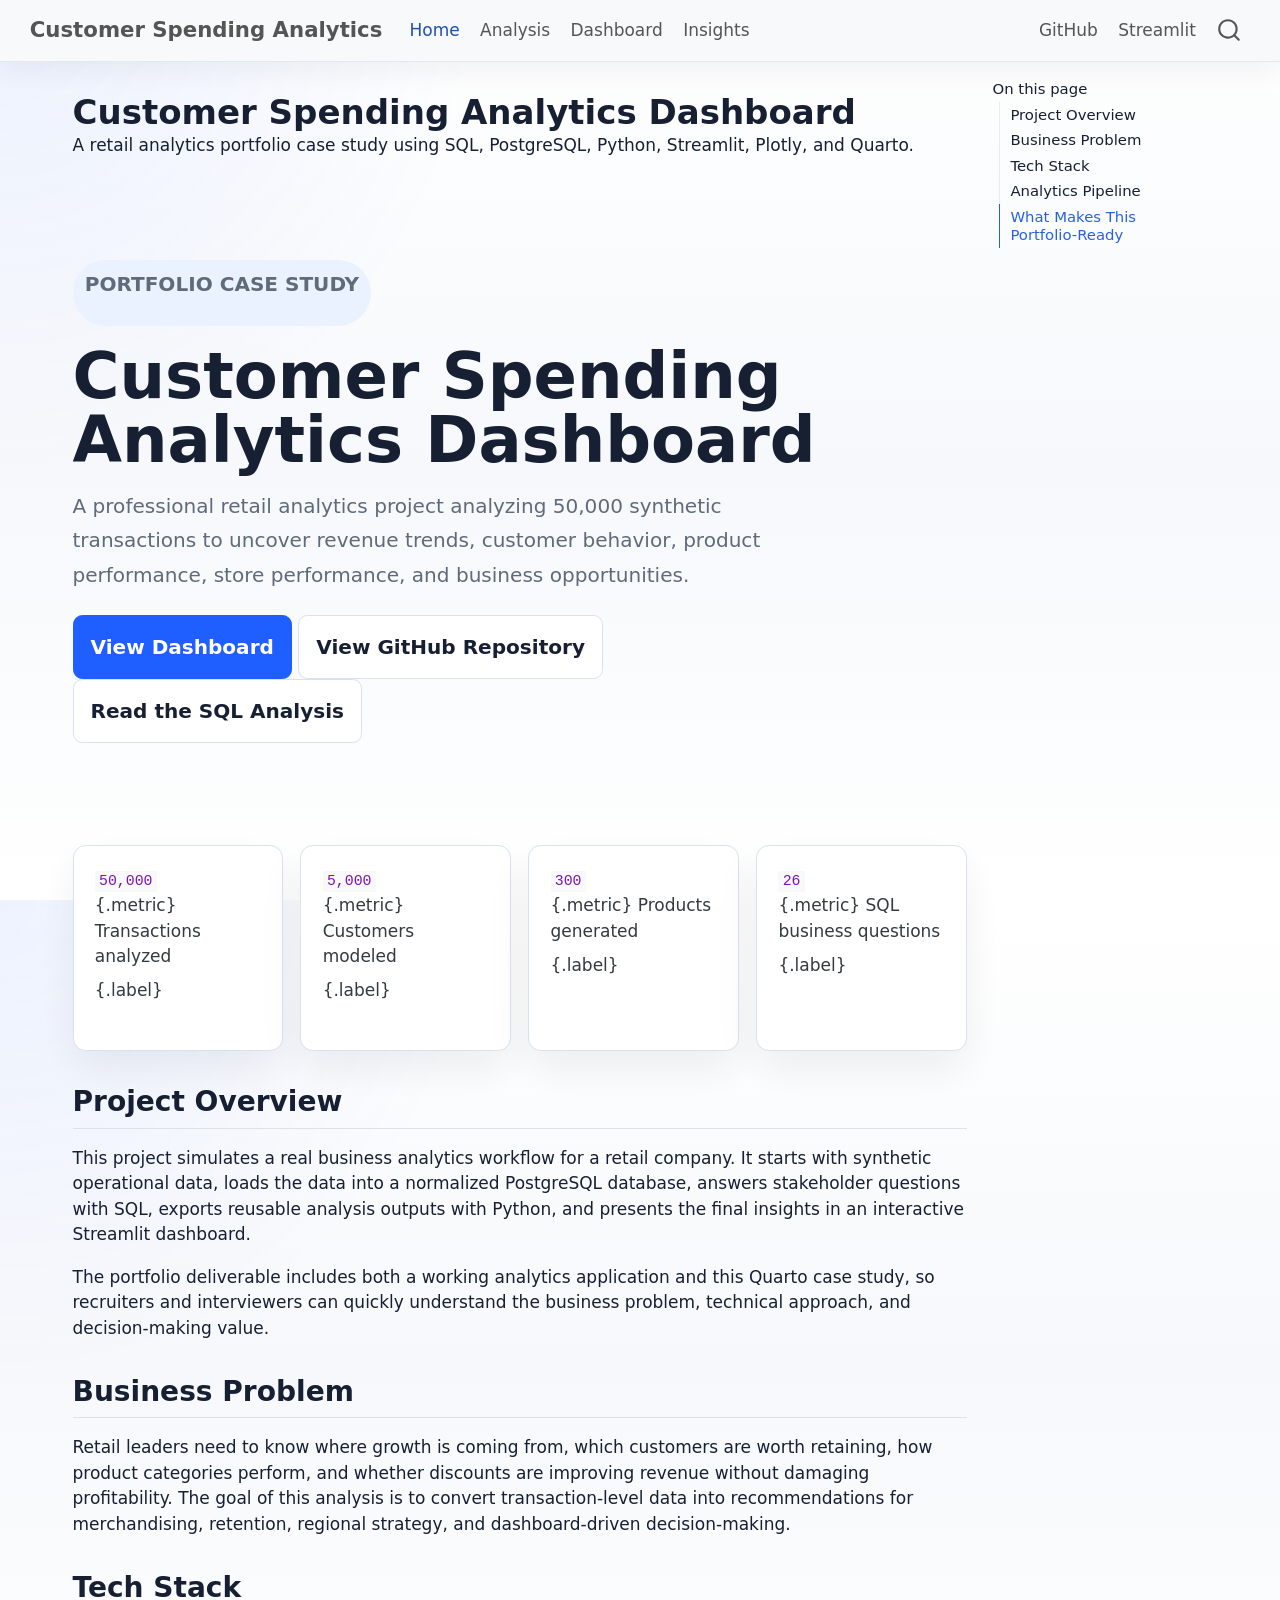
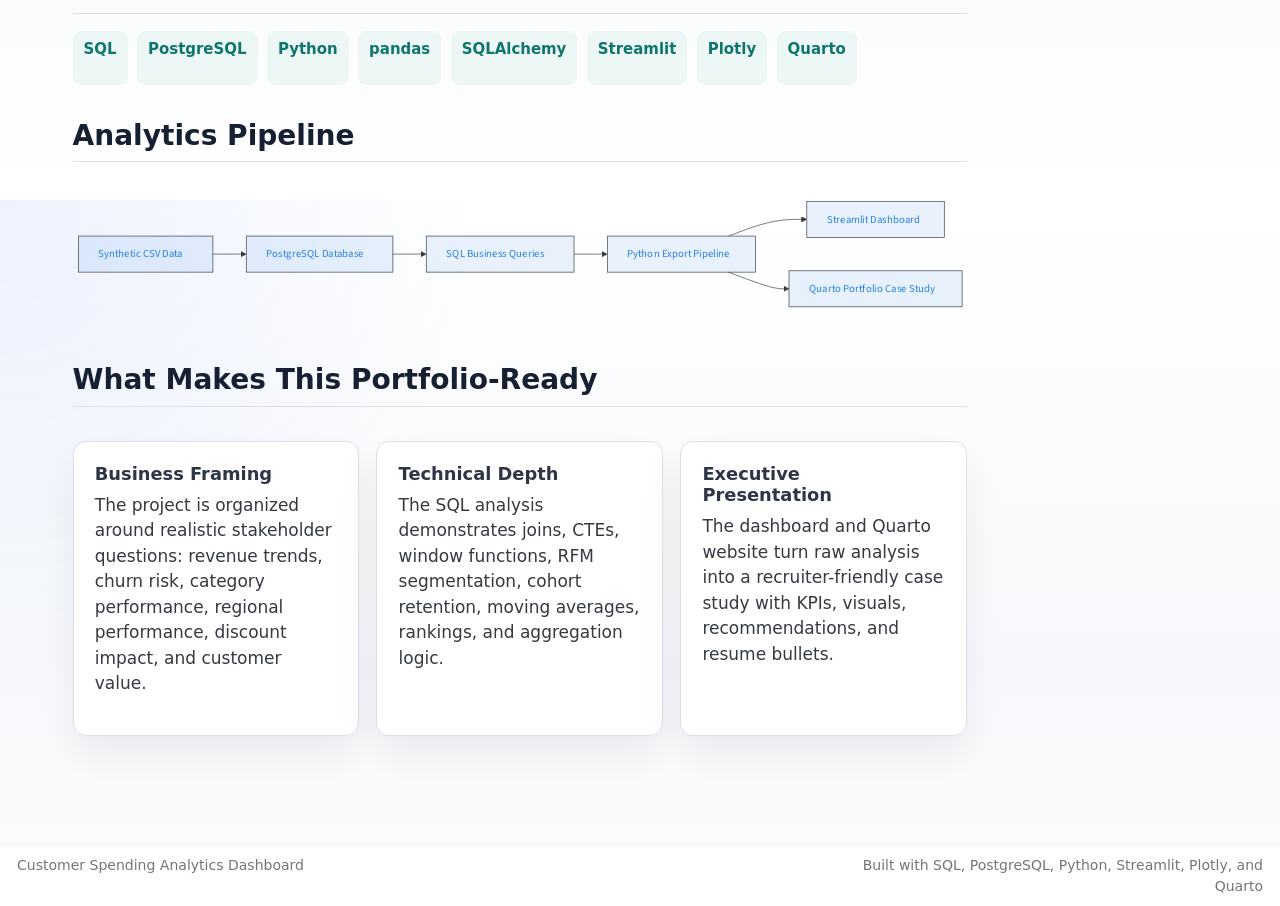
<file: docs/index.html>
<!DOCTYPE html>
<html xmlns="http://www.w3.org/1999/xhtml" lang="en" xml:lang="en"><head>

<meta charset="utf-8">
<meta name="generator" content="quarto-1.8.27">

<meta name="viewport" content="width=device-width, initial-scale=1.0, user-scalable=yes">

<meta name="description" content="A retail analytics portfolio case study using SQL, PostgreSQL, Python, Streamlit, Plotly, and Quarto.">

<title>Customer Spending Analytics Dashboard – Customer Spending Analytics</title>
<style>
code{white-space: pre-wrap;}
span.smallcaps{font-variant: small-caps;}
div.columns{display: flex; gap: min(4vw, 1.5em);}
div.column{flex: auto; overflow-x: auto;}
div.hanging-indent{margin-left: 1.5em; text-indent: -1.5em;}
ul.task-list{list-style: none;}
ul.task-list li input[type="checkbox"] {
  width: 0.8em;
  margin: 0 0.8em 0.2em -1em; /* quarto-specific, see https://github.com/quarto-dev/quarto-cli/issues/4556 */ 
  vertical-align: middle;
}
</style>


<script src="site_libs/quarto-nav/quarto-nav.js"></script>
<script src="site_libs/clipboard/clipboard.min.js"></script>
<script src="site_libs/quarto-search/autocomplete.umd.js"></script>
<script src="site_libs/quarto-search/fuse.min.js"></script>
<script src="site_libs/quarto-search/quarto-search.js"></script>
<meta name="quarto:offset" content="./">
<script src="site_libs/quarto-html/quarto.js" type="module"></script>
<script src="site_libs/quarto-html/tabsets/tabsets.js" type="module"></script>
<script src="site_libs/quarto-html/axe/axe-check.js" type="module"></script>
<script src="site_libs/quarto-html/popper.min.js"></script>
<script src="site_libs/quarto-html/tippy.umd.min.js"></script>
<script src="site_libs/quarto-html/anchor.min.js"></script>
<link href="site_libs/quarto-html/tippy.css" rel="stylesheet">
<link href="site_libs/quarto-html/quarto-syntax-highlighting-ed96de9b727972fe78a7b5d16c58bf87.css" rel="stylesheet" id="quarto-text-highlighting-styles">
<script src="site_libs/bootstrap/bootstrap.min.js"></script>
<link href="site_libs/bootstrap/bootstrap-icons.css" rel="stylesheet">
<link href="site_libs/bootstrap/bootstrap-a8976c3e89df70b272bdfba3d2fda974.min.css" rel="stylesheet" append-hash="true" id="quarto-bootstrap" data-mode="light">
<script id="quarto-search-options" type="application/json">{
  "location": "navbar",
  "copy-button": false,
  "collapse-after": 3,
  "panel-placement": "end",
  "type": "overlay",
  "limit": 50,
  "keyboard-shortcut": [
    "f",
    "/",
    "s"
  ],
  "show-item-context": false,
  "language": {
    "search-no-results-text": "No results",
    "search-matching-documents-text": "matching documents",
    "search-copy-link-title": "Copy link to search",
    "search-hide-matches-text": "Hide additional matches",
    "search-more-match-text": "more match in this document",
    "search-more-matches-text": "more matches in this document",
    "search-clear-button-title": "Clear",
    "search-text-placeholder": "",
    "search-detached-cancel-button-title": "Cancel",
    "search-submit-button-title": "Submit",
    "search-label": "Search"
  }
}</script>
<style>html{ scroll-behavior: smooth; }</style>
<script src="site_libs/quarto-diagram/mermaid.min.js"></script>
<script src="site_libs/quarto-diagram/mermaid-init.js"></script>
<link href="site_libs/quarto-diagram/mermaid.css" rel="stylesheet">


<link rel="stylesheet" href="styles.css">
</head>

<body class="nav-fixed quarto-light">

<div id="quarto-search-results"></div>
  <header id="quarto-header" class="headroom fixed-top">
    <nav class="navbar navbar-expand-lg " data-bs-theme="dark">
      <div class="navbar-container container-fluid">
      <div class="navbar-brand-container mx-auto">
    <a class="navbar-brand" href="./index.html">
    <span class="navbar-title">Customer Spending Analytics</span>
    </a>
  </div>
            <div id="quarto-search" class="" title="Search"></div>
          <button class="navbar-toggler" type="button" data-bs-toggle="collapse" data-bs-target="#navbarCollapse" aria-controls="navbarCollapse" role="menu" aria-expanded="false" aria-label="Toggle navigation" onclick="if (window.quartoToggleHeadroom) { window.quartoToggleHeadroom(); }">
  <span class="navbar-toggler-icon"></span>
</button>
          <div class="collapse navbar-collapse" id="navbarCollapse">
            <ul class="navbar-nav navbar-nav-scroll me-auto">
  <li class="nav-item">
    <a class="nav-link active" href="./index.html" aria-current="page"> 
<span class="menu-text">Home</span></a>
  </li>  
  <li class="nav-item">
    <a class="nav-link" href="./analysis.html"> 
<span class="menu-text">Analysis</span></a>
  </li>  
  <li class="nav-item">
    <a class="nav-link" href="./dashboard.html"> 
<span class="menu-text">Dashboard</span></a>
  </li>  
  <li class="nav-item">
    <a class="nav-link" href="./insights.html"> 
<span class="menu-text">Insights</span></a>
  </li>  
</ul>
            <ul class="navbar-nav navbar-nav-scroll ms-auto">
  <li class="nav-item">
    <a class="nav-link" href="https://github.com/your-username/customer-spending-analytics-dashboard"> 
<span class="menu-text">GitHub</span></a>
  </li>  
  <li class="nav-item">
    <a class="nav-link" href="https://your-streamlit-app-url"> 
<span class="menu-text">Streamlit</span></a>
  </li>  
</ul>
          </div> <!-- /navcollapse -->
            <div class="quarto-navbar-tools">
</div>
      </div> <!-- /container-fluid -->
    </nav>
</header>
<!-- content -->
<div id="quarto-content" class="quarto-container page-columns page-rows-contents page-layout-full page-navbar">
<!-- sidebar -->
<!-- margin-sidebar -->
    <div id="quarto-margin-sidebar" class="sidebar margin-sidebar">
        <nav id="TOC" role="doc-toc" class="toc-active">
    <h2 id="toc-title">On this page</h2>
   
  <ul>
  <li><a href="#project-overview" id="toc-project-overview" class="nav-link active" data-scroll-target="#project-overview">Project Overview</a></li>
  <li><a href="#business-problem" id="toc-business-problem" class="nav-link" data-scroll-target="#business-problem">Business Problem</a></li>
  <li><a href="#tech-stack" id="toc-tech-stack" class="nav-link" data-scroll-target="#tech-stack">Tech Stack</a></li>
  <li><a href="#analytics-pipeline" id="toc-analytics-pipeline" class="nav-link" data-scroll-target="#analytics-pipeline">Analytics Pipeline</a></li>
  <li><a href="#what-makes-this-portfolio-ready" id="toc-what-makes-this-portfolio-ready" class="nav-link" data-scroll-target="#what-makes-this-portfolio-ready">What Makes This Portfolio-Ready</a></li>
  </ul>
</nav>
    </div>
<!-- main -->
<main class="content column-page-left" id="quarto-document-content">

<header id="title-block-header" class="quarto-title-block default">
<div class="quarto-title">
<h1 class="title">Customer Spending Analytics Dashboard</h1>
</div>

<div>
  <div class="description">
    A retail analytics portfolio case study using SQL, PostgreSQL, Python, Streamlit, Plotly, and Quarto.
  </div>
</div>


<div class="quarto-title-meta column-page-left">

    
  
    
  </div>
  


</header>


<div class="hero">
<div class="eyebrow">
<p>Portfolio Case Study</p>
</div>
<section id="customer-spending-analytics-dashboard" class="level1">
<h1>Customer Spending Analytics Dashboard</h1>
<p>A professional retail analytics project analyzing 50,000 synthetic transactions to uncover revenue trends, customer behavior, product performance, store performance, and business opportunities.</p>
<div class="button-row">
<p><a href="https://your-streamlit-app-url" class="button primary">View Dashboard</a> <a href="https://github.com/your-username/customer-spending-analytics-dashboard" class="button secondary">View GitHub Repository</a> <a href="./analysis.html" class="button secondary">Read the SQL Analysis</a></p>
</div>
</section>
</div>
<div class="card-grid">
<div class="card">
<dl>
<dt><code>50,000</code></dt>
<dd>
{.metric} Transactions analyzed
</dd>
<dd>
{.label}
</dd>
</dl>
</div>
<div class="card">
<dl>
<dt><code>5,000</code></dt>
<dd>
{.metric} Customers modeled
</dd>
<dd>
{.label}
</dd>
</dl>
</div>
<div class="card">
<dl>
<dt><code>300</code></dt>
<dd>
{.metric} Products generated
</dd>
<dd>
{.label}
</dd>
</dl>
</div>
<div class="card">
<dl>
<dt><code>26</code></dt>
<dd>
{.metric} SQL business questions
</dd>
<dd>
{.label}
</dd>
</dl>
</div>
</div>
<section id="project-overview" class="level2">
<h2 class="anchored" data-anchor-id="project-overview">Project Overview</h2>
<p>This project simulates a real business analytics workflow for a retail company. It starts with synthetic operational data, loads the data into a normalized PostgreSQL database, answers stakeholder questions with SQL, exports reusable analysis outputs with Python, and presents the final insights in an interactive Streamlit dashboard.</p>
<p>The portfolio deliverable includes both a working analytics application and this Quarto case study, so recruiters and interviewers can quickly understand the business problem, technical approach, and decision-making value.</p>
</section>
<section id="business-problem" class="level2">
<h2 class="anchored" data-anchor-id="business-problem">Business Problem</h2>
<p>Retail leaders need to know where growth is coming from, which customers are worth retaining, how product categories perform, and whether discounts are improving revenue without damaging profitability. The goal of this analysis is to convert transaction-level data into recommendations for merchandising, retention, regional strategy, and dashboard-driven decision-making.</p>
</section>
<section id="tech-stack" class="level2">
<h2 class="anchored" data-anchor-id="tech-stack">Tech Stack</h2>
<div class="tag-list">
<div class="tag">
<p>SQL</p>
</div>
<div class="tag">
<p>PostgreSQL</p>
</div>
<div class="tag">
<p>Python</p>
</div>
<div class="tag">
<p>pandas</p>
</div>
<div class="tag">
<p>SQLAlchemy</p>
</div>
<div class="tag">
<p>Streamlit</p>
</div>
<div class="tag">
<p>Plotly</p>
</div>
<div class="tag">
<p>Quarto</p>
</div>
</div>
</section>
<section id="analytics-pipeline" class="level2">
<h2 class="anchored" data-anchor-id="analytics-pipeline">Analytics Pipeline</h2>
<div class="cell" data-layout-align="default">
<div class="cell-output-display">
<div>
<p></p><figure class="figure"><p></p>
<div>
<pre class="mermaid mermaid-js">flowchart LR
    A["Synthetic CSV Data"] --&gt; B["PostgreSQL Database"]
    B --&gt; C["SQL Business Queries"]
    C --&gt; D["Python Export Pipeline"]
    D --&gt; E["Streamlit Dashboard"]
    D --&gt; F["Quarto Portfolio Case Study"]
</pre>
</div>
<p></p></figure><p></p>
</div>
</div>
</div>
</section>
<section id="what-makes-this-portfolio-ready" class="level2">
<h2 class="anchored" data-anchor-id="what-makes-this-portfolio-ready">What Makes This Portfolio-Ready</h2>
<div class="card-grid three">
<section id="business-framing" class="level3 card">
<h3 class="anchored" data-anchor-id="business-framing">Business Framing</h3>
<p>The project is organized around realistic stakeholder questions: revenue trends, churn risk, category performance, regional performance, discount impact, and customer value.</p>
</section>
<section id="technical-depth" class="level3 card">
<h3 class="anchored" data-anchor-id="technical-depth">Technical Depth</h3>
<p>The SQL analysis demonstrates joins, CTEs, window functions, RFM segmentation, cohort retention, moving averages, rankings, and aggregation logic.</p>
</section>
<section id="executive-presentation" class="level3 card">
<h3 class="anchored" data-anchor-id="executive-presentation">Executive Presentation</h3>
<p>The dashboard and Quarto website turn raw analysis into a recruiter-friendly case study with KPIs, visuals, recommendations, and resume bullets.</p>
</section>
</div>


</section>

</main> <!-- /main -->
<script id="quarto-html-after-body" type="application/javascript">
  window.document.addEventListener("DOMContentLoaded", function (event) {
    const icon = "";
    const anchorJS = new window.AnchorJS();
    anchorJS.options = {
      placement: 'right',
      icon: icon
    };
    anchorJS.add('.anchored');
    const isCodeAnnotation = (el) => {
      for (const clz of el.classList) {
        if (clz.startsWith('code-annotation-')) {                     
          return true;
        }
      }
      return false;
    }
    const onCopySuccess = function(e) {
      // button target
      const button = e.trigger;
      // don't keep focus
      button.blur();
      // flash "checked"
      button.classList.add('code-copy-button-checked');
      var currentTitle = button.getAttribute("title");
      button.setAttribute("title", "Copied!");
      let tooltip;
      if (window.bootstrap) {
        button.setAttribute("data-bs-toggle", "tooltip");
        button.setAttribute("data-bs-placement", "left");
        button.setAttribute("data-bs-title", "Copied!");
        tooltip = new bootstrap.Tooltip(button, 
          { trigger: "manual", 
            customClass: "code-copy-button-tooltip",
            offset: [0, -8]});
        tooltip.show();    
      }
      setTimeout(function() {
        if (tooltip) {
          tooltip.hide();
          button.removeAttribute("data-bs-title");
          button.removeAttribute("data-bs-toggle");
          button.removeAttribute("data-bs-placement");
        }
        button.setAttribute("title", currentTitle);
        button.classList.remove('code-copy-button-checked');
      }, 1000);
      // clear code selection
      e.clearSelection();
    }
    const getTextToCopy = function(trigger) {
      const outerScaffold = trigger.parentElement.cloneNode(true);
      const codeEl = outerScaffold.querySelector('code');
      for (const childEl of codeEl.children) {
        if (isCodeAnnotation(childEl)) {
          childEl.remove();
        }
      }
      return codeEl.innerText;
    }
    const clipboard = new window.ClipboardJS('.code-copy-button:not([data-in-quarto-modal])', {
      text: getTextToCopy
    });
    clipboard.on('success', onCopySuccess);
    if (window.document.getElementById('quarto-embedded-source-code-modal')) {
      const clipboardModal = new window.ClipboardJS('.code-copy-button[data-in-quarto-modal]', {
        text: getTextToCopy,
        container: window.document.getElementById('quarto-embedded-source-code-modal')
      });
      clipboardModal.on('success', onCopySuccess);
    }
      var localhostRegex = new RegExp(/^(?:http|https):\/\/localhost\:?[0-9]*\//);
      var mailtoRegex = new RegExp(/^mailto:/);
        var filterRegex = new RegExp('/' + window.location.host + '/');
      var isInternal = (href) => {
          return filterRegex.test(href) || localhostRegex.test(href) || mailtoRegex.test(href);
      }
      // Inspect non-navigation links and adorn them if external
     var links = window.document.querySelectorAll('a[href]:not(.nav-link):not(.navbar-brand):not(.toc-action):not(.sidebar-link):not(.sidebar-item-toggle):not(.pagination-link):not(.no-external):not([aria-hidden]):not(.dropdown-item):not(.quarto-navigation-tool):not(.about-link)');
      for (var i=0; i<links.length; i++) {
        const link = links[i];
        if (!isInternal(link.href)) {
          // undo the damage that might have been done by quarto-nav.js in the case of
          // links that we want to consider external
          if (link.dataset.originalHref !== undefined) {
            link.href = link.dataset.originalHref;
          }
            // target, if specified
            link.setAttribute("target", "_blank");
            if (link.getAttribute("rel") === null) {
              link.setAttribute("rel", "noopener");
            }
        }
      }
    function tippyHover(el, contentFn, onTriggerFn, onUntriggerFn) {
      const config = {
        allowHTML: true,
        maxWidth: 500,
        delay: 100,
        arrow: false,
        appendTo: function(el) {
            return el.parentElement;
        },
        interactive: true,
        interactiveBorder: 10,
        theme: 'quarto',
        placement: 'bottom-start',
      };
      if (contentFn) {
        config.content = contentFn;
      }
      if (onTriggerFn) {
        config.onTrigger = onTriggerFn;
      }
      if (onUntriggerFn) {
        config.onUntrigger = onUntriggerFn;
      }
      window.tippy(el, config); 
    }
    const noterefs = window.document.querySelectorAll('a[role="doc-noteref"]');
    for (var i=0; i<noterefs.length; i++) {
      const ref = noterefs[i];
      tippyHover(ref, function() {
        // use id or data attribute instead here
        let href = ref.getAttribute('data-footnote-href') || ref.getAttribute('href');
        try { href = new URL(href).hash; } catch {}
        const id = href.replace(/^#\/?/, "");
        const note = window.document.getElementById(id);
        if (note) {
          return note.innerHTML;
        } else {
          return "";
        }
      });
    }
    const xrefs = window.document.querySelectorAll('a.quarto-xref');
    const processXRef = (id, note) => {
      // Strip column container classes
      const stripColumnClz = (el) => {
        el.classList.remove("page-full", "page-columns");
        if (el.children) {
          for (const child of el.children) {
            stripColumnClz(child);
          }
        }
      }
      stripColumnClz(note)
      if (id === null || id.startsWith('sec-')) {
        // Special case sections, only their first couple elements
        const container = document.createElement("div");
        if (note.children && note.children.length > 2) {
          container.appendChild(note.children[0].cloneNode(true));
          for (let i = 1; i < note.children.length; i++) {
            const child = note.children[i];
            if (child.tagName === "P" && child.innerText === "") {
              continue;
            } else {
              container.appendChild(child.cloneNode(true));
              break;
            }
          }
          if (window.Quarto?.typesetMath) {
            window.Quarto.typesetMath(container);
          }
          return container.innerHTML
        } else {
          if (window.Quarto?.typesetMath) {
            window.Quarto.typesetMath(note);
          }
          return note.innerHTML;
        }
      } else {
        // Remove any anchor links if they are present
        const anchorLink = note.querySelector('a.anchorjs-link');
        if (anchorLink) {
          anchorLink.remove();
        }
        if (window.Quarto?.typesetMath) {
          window.Quarto.typesetMath(note);
        }
        if (note.classList.contains("callout")) {
          return note.outerHTML;
        } else {
          return note.innerHTML;
        }
      }
    }
    for (var i=0; i<xrefs.length; i++) {
      const xref = xrefs[i];
      tippyHover(xref, undefined, function(instance) {
        instance.disable();
        let url = xref.getAttribute('href');
        let hash = undefined; 
        if (url.startsWith('#')) {
          hash = url;
        } else {
          try { hash = new URL(url).hash; } catch {}
        }
        if (hash) {
          const id = hash.replace(/^#\/?/, "");
          const note = window.document.getElementById(id);
          if (note !== null) {
            try {
              const html = processXRef(id, note.cloneNode(true));
              instance.setContent(html);
            } finally {
              instance.enable();
              instance.show();
            }
          } else {
            // See if we can fetch this
            fetch(url.split('#')[0])
            .then(res => res.text())
            .then(html => {
              const parser = new DOMParser();
              const htmlDoc = parser.parseFromString(html, "text/html");
              const note = htmlDoc.getElementById(id);
              if (note !== null) {
                const html = processXRef(id, note);
                instance.setContent(html);
              } 
            }).finally(() => {
              instance.enable();
              instance.show();
            });
          }
        } else {
          // See if we can fetch a full url (with no hash to target)
          // This is a special case and we should probably do some content thinning / targeting
          fetch(url)
          .then(res => res.text())
          .then(html => {
            const parser = new DOMParser();
            const htmlDoc = parser.parseFromString(html, "text/html");
            const note = htmlDoc.querySelector('main.content');
            if (note !== null) {
              // This should only happen for chapter cross references
              // (since there is no id in the URL)
              // remove the first header
              if (note.children.length > 0 && note.children[0].tagName === "HEADER") {
                note.children[0].remove();
              }
              const html = processXRef(null, note);
              instance.setContent(html);
            } 
          }).finally(() => {
            instance.enable();
            instance.show();
          });
        }
      }, function(instance) {
      });
    }
        let selectedAnnoteEl;
        const selectorForAnnotation = ( cell, annotation) => {
          let cellAttr = 'data-code-cell="' + cell + '"';
          let lineAttr = 'data-code-annotation="' +  annotation + '"';
          const selector = 'span[' + cellAttr + '][' + lineAttr + ']';
          return selector;
        }
        const selectCodeLines = (annoteEl) => {
          const doc = window.document;
          const targetCell = annoteEl.getAttribute("data-target-cell");
          const targetAnnotation = annoteEl.getAttribute("data-target-annotation");
          const annoteSpan = window.document.querySelector(selectorForAnnotation(targetCell, targetAnnotation));
          const lines = annoteSpan.getAttribute("data-code-lines").split(",");
          const lineIds = lines.map((line) => {
            return targetCell + "-" + line;
          })
          let top = null;
          let height = null;
          let parent = null;
          if (lineIds.length > 0) {
              //compute the position of the single el (top and bottom and make a div)
              const el = window.document.getElementById(lineIds[0]);
              top = el.offsetTop;
              height = el.offsetHeight;
              parent = el.parentElement.parentElement;
            if (lineIds.length > 1) {
              const lastEl = window.document.getElementById(lineIds[lineIds.length - 1]);
              const bottom = lastEl.offsetTop + lastEl.offsetHeight;
              height = bottom - top;
            }
            if (top !== null && height !== null && parent !== null) {
              // cook up a div (if necessary) and position it 
              let div = window.document.getElementById("code-annotation-line-highlight");
              if (div === null) {
                div = window.document.createElement("div");
                div.setAttribute("id", "code-annotation-line-highlight");
                div.style.position = 'absolute';
                parent.appendChild(div);
              }
              div.style.top = top - 2 + "px";
              div.style.height = height + 4 + "px";
              div.style.left = 0;
              let gutterDiv = window.document.getElementById("code-annotation-line-highlight-gutter");
              if (gutterDiv === null) {
                gutterDiv = window.document.createElement("div");
                gutterDiv.setAttribute("id", "code-annotation-line-highlight-gutter");
                gutterDiv.style.position = 'absolute';
                const codeCell = window.document.getElementById(targetCell);
                const gutter = codeCell.querySelector('.code-annotation-gutter');
                gutter.appendChild(gutterDiv);
              }
              gutterDiv.style.top = top - 2 + "px";
              gutterDiv.style.height = height + 4 + "px";
            }
            selectedAnnoteEl = annoteEl;
          }
        };
        const unselectCodeLines = () => {
          const elementsIds = ["code-annotation-line-highlight", "code-annotation-line-highlight-gutter"];
          elementsIds.forEach((elId) => {
            const div = window.document.getElementById(elId);
            if (div) {
              div.remove();
            }
          });
          selectedAnnoteEl = undefined;
        };
          // Handle positioning of the toggle
      window.addEventListener(
        "resize",
        throttle(() => {
          elRect = undefined;
          if (selectedAnnoteEl) {
            selectCodeLines(selectedAnnoteEl);
          }
        }, 10)
      );
      function throttle(fn, ms) {
      let throttle = false;
      let timer;
        return (...args) => {
          if(!throttle) { // first call gets through
              fn.apply(this, args);
              throttle = true;
          } else { // all the others get throttled
              if(timer) clearTimeout(timer); // cancel #2
              timer = setTimeout(() => {
                fn.apply(this, args);
                timer = throttle = false;
              }, ms);
          }
        };
      }
        // Attach click handler to the DT
        const annoteDls = window.document.querySelectorAll('dt[data-target-cell]');
        for (const annoteDlNode of annoteDls) {
          annoteDlNode.addEventListener('click', (event) => {
            const clickedEl = event.target;
            if (clickedEl !== selectedAnnoteEl) {
              unselectCodeLines();
              const activeEl = window.document.querySelector('dt[data-target-cell].code-annotation-active');
              if (activeEl) {
                activeEl.classList.remove('code-annotation-active');
              }
              selectCodeLines(clickedEl);
              clickedEl.classList.add('code-annotation-active');
            } else {
              // Unselect the line
              unselectCodeLines();
              clickedEl.classList.remove('code-annotation-active');
            }
          });
        }
    const findCites = (el) => {
      const parentEl = el.parentElement;
      if (parentEl) {
        const cites = parentEl.dataset.cites;
        if (cites) {
          return {
            el,
            cites: cites.split(' ')
          };
        } else {
          return findCites(el.parentElement)
        }
      } else {
        return undefined;
      }
    };
    var bibliorefs = window.document.querySelectorAll('a[role="doc-biblioref"]');
    for (var i=0; i<bibliorefs.length; i++) {
      const ref = bibliorefs[i];
      const citeInfo = findCites(ref);
      if (citeInfo) {
        tippyHover(citeInfo.el, function() {
          var popup = window.document.createElement('div');
          citeInfo.cites.forEach(function(cite) {
            var citeDiv = window.document.createElement('div');
            citeDiv.classList.add('hanging-indent');
            citeDiv.classList.add('csl-entry');
            var biblioDiv = window.document.getElementById('ref-' + cite);
            if (biblioDiv) {
              citeDiv.innerHTML = biblioDiv.innerHTML;
            }
            popup.appendChild(citeDiv);
          });
          return popup.innerHTML;
        });
      }
    }
  });
  </script>
</div> <!-- /content -->
<footer class="footer">
  <div class="nav-footer">
    <div class="nav-footer-left">
<p>Customer Spending Analytics Dashboard</p>
</div>   
    <div class="nav-footer-center">
      &nbsp;
    </div>
    <div class="nav-footer-right">
<p>Built with SQL, PostgreSQL, Python, Streamlit, Plotly, and Quarto</p>
</div>
  </div>
</footer>




<script src="site_libs/quarto-html/zenscroll-min.js"></script>
</body></html>
</file>
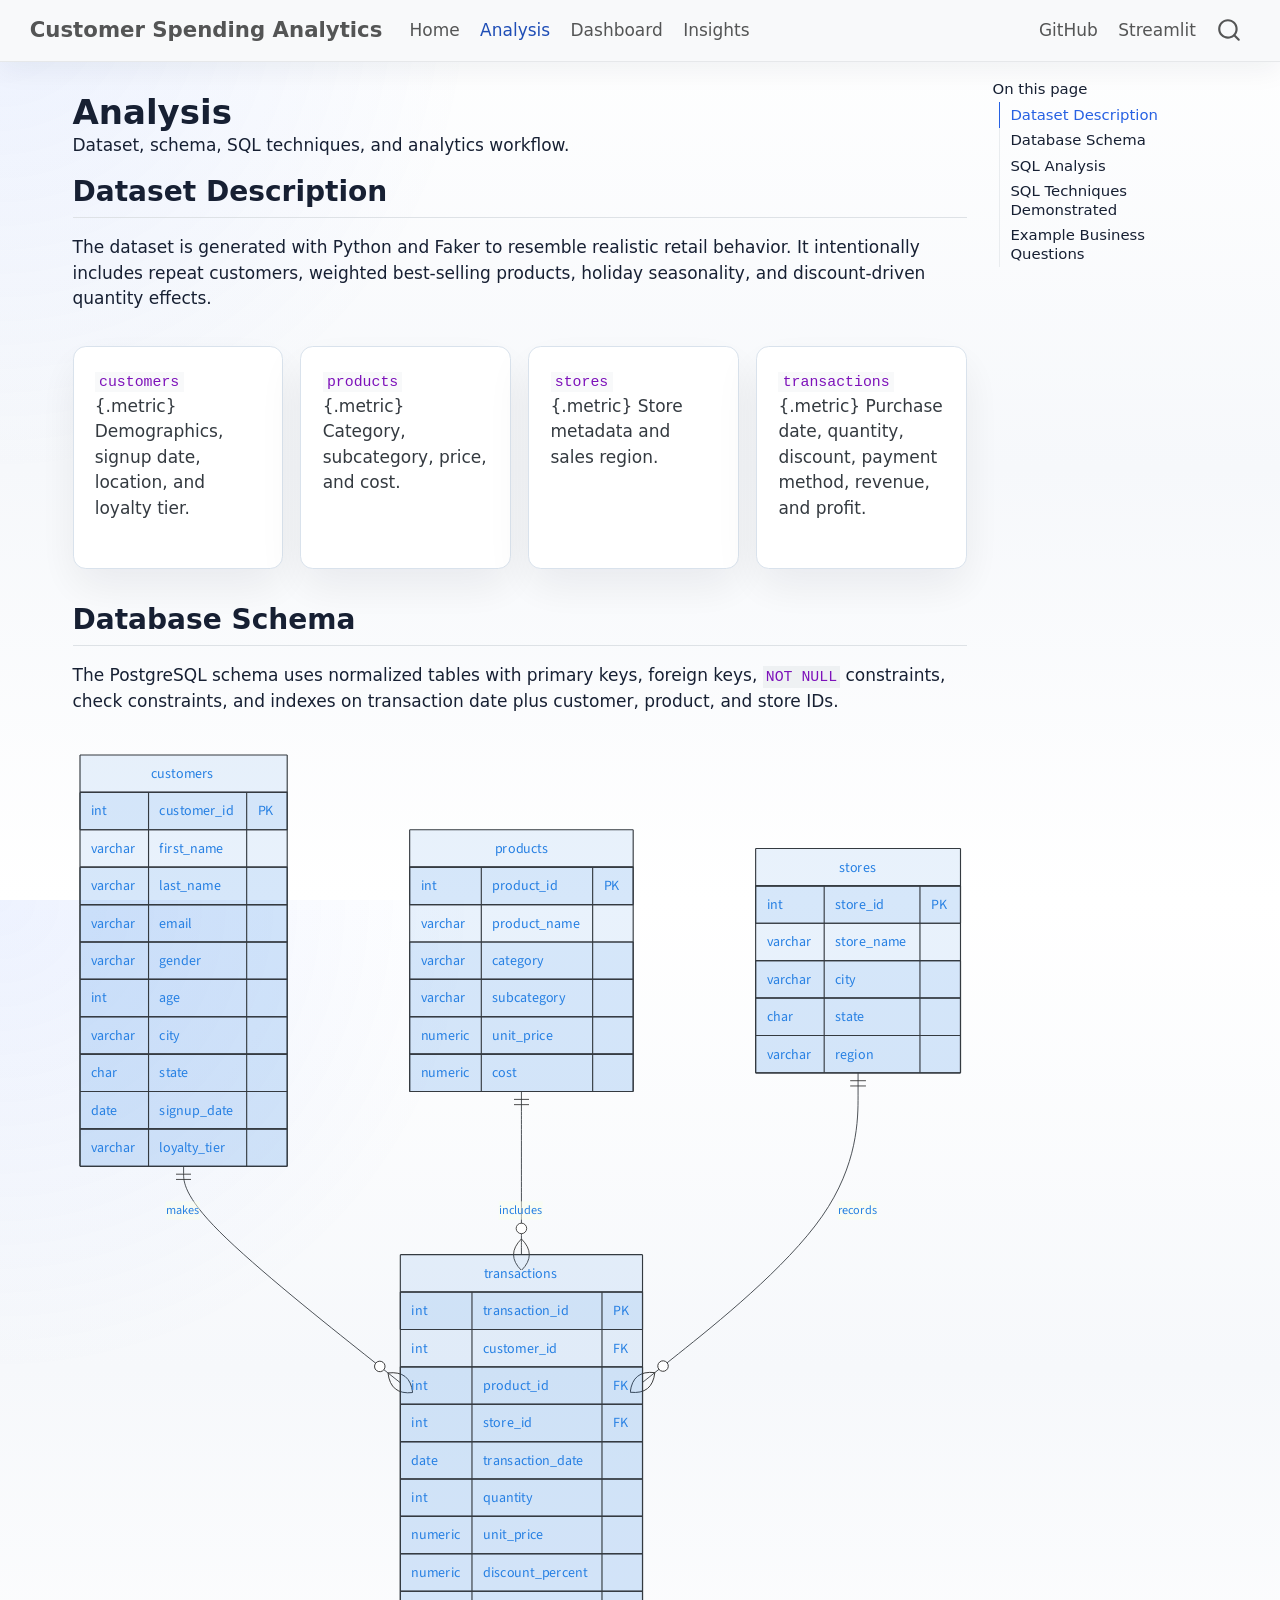
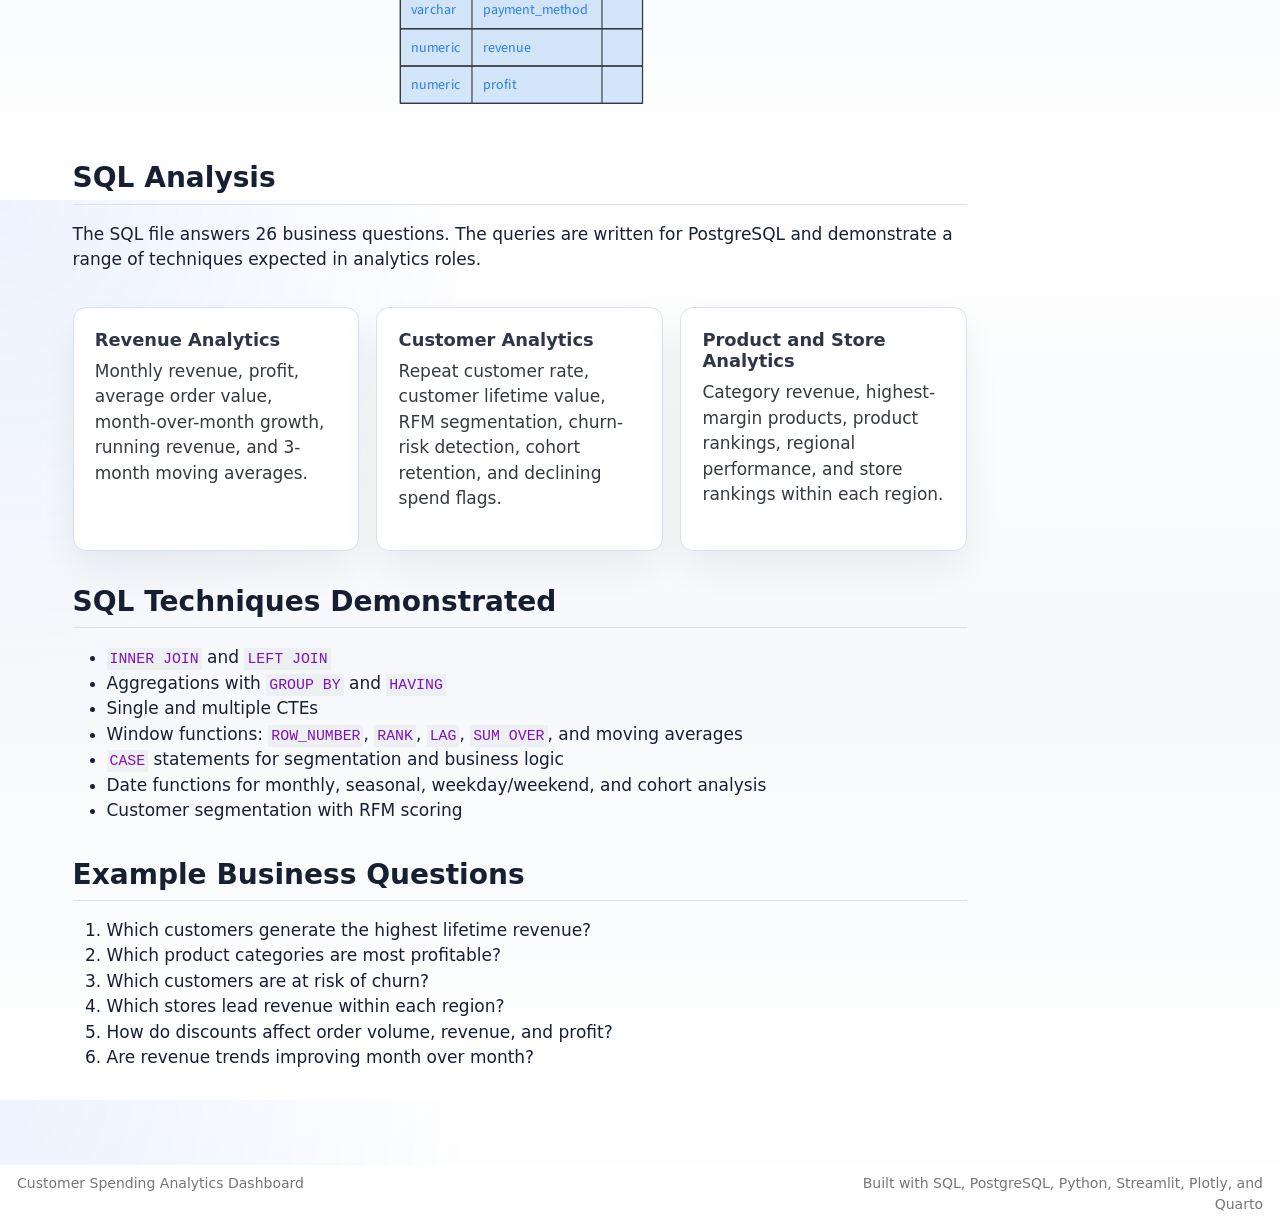
<file: docs/analysis.html>
<!DOCTYPE html>
<html xmlns="http://www.w3.org/1999/xhtml" lang="en" xml:lang="en"><head>

<meta charset="utf-8">
<meta name="generator" content="quarto-1.8.27">

<meta name="viewport" content="width=device-width, initial-scale=1.0, user-scalable=yes">

<meta name="description" content="Dataset, schema, SQL techniques, and analytics workflow.">

<title>Analysis – Customer Spending Analytics</title>
<style>
code{white-space: pre-wrap;}
span.smallcaps{font-variant: small-caps;}
div.columns{display: flex; gap: min(4vw, 1.5em);}
div.column{flex: auto; overflow-x: auto;}
div.hanging-indent{margin-left: 1.5em; text-indent: -1.5em;}
ul.task-list{list-style: none;}
ul.task-list li input[type="checkbox"] {
  width: 0.8em;
  margin: 0 0.8em 0.2em -1em; /* quarto-specific, see https://github.com/quarto-dev/quarto-cli/issues/4556 */ 
  vertical-align: middle;
}
</style>


<script src="site_libs/quarto-nav/quarto-nav.js"></script>
<script src="site_libs/clipboard/clipboard.min.js"></script>
<script src="site_libs/quarto-search/autocomplete.umd.js"></script>
<script src="site_libs/quarto-search/fuse.min.js"></script>
<script src="site_libs/quarto-search/quarto-search.js"></script>
<meta name="quarto:offset" content="./">
<script src="site_libs/quarto-html/quarto.js" type="module"></script>
<script src="site_libs/quarto-html/tabsets/tabsets.js" type="module"></script>
<script src="site_libs/quarto-html/axe/axe-check.js" type="module"></script>
<script src="site_libs/quarto-html/popper.min.js"></script>
<script src="site_libs/quarto-html/tippy.umd.min.js"></script>
<script src="site_libs/quarto-html/anchor.min.js"></script>
<link href="site_libs/quarto-html/tippy.css" rel="stylesheet">
<link href="site_libs/quarto-html/quarto-syntax-highlighting-ed96de9b727972fe78a7b5d16c58bf87.css" rel="stylesheet" id="quarto-text-highlighting-styles">
<script src="site_libs/bootstrap/bootstrap.min.js"></script>
<link href="site_libs/bootstrap/bootstrap-icons.css" rel="stylesheet">
<link href="site_libs/bootstrap/bootstrap-a8976c3e89df70b272bdfba3d2fda974.min.css" rel="stylesheet" append-hash="true" id="quarto-bootstrap" data-mode="light">
<script id="quarto-search-options" type="application/json">{
  "location": "navbar",
  "copy-button": false,
  "collapse-after": 3,
  "panel-placement": "end",
  "type": "overlay",
  "limit": 50,
  "keyboard-shortcut": [
    "f",
    "/",
    "s"
  ],
  "show-item-context": false,
  "language": {
    "search-no-results-text": "No results",
    "search-matching-documents-text": "matching documents",
    "search-copy-link-title": "Copy link to search",
    "search-hide-matches-text": "Hide additional matches",
    "search-more-match-text": "more match in this document",
    "search-more-matches-text": "more matches in this document",
    "search-clear-button-title": "Clear",
    "search-text-placeholder": "",
    "search-detached-cancel-button-title": "Cancel",
    "search-submit-button-title": "Submit",
    "search-label": "Search"
  }
}</script>
<style>html{ scroll-behavior: smooth; }</style>
<script src="site_libs/quarto-diagram/mermaid.min.js"></script>
<script src="site_libs/quarto-diagram/mermaid-init.js"></script>
<link href="site_libs/quarto-diagram/mermaid.css" rel="stylesheet">


<link rel="stylesheet" href="styles.css">
</head>

<body class="nav-fixed quarto-light">

<div id="quarto-search-results"></div>
  <header id="quarto-header" class="headroom fixed-top">
    <nav class="navbar navbar-expand-lg " data-bs-theme="dark">
      <div class="navbar-container container-fluid">
      <div class="navbar-brand-container mx-auto">
    <a class="navbar-brand" href="./index.html">
    <span class="navbar-title">Customer Spending Analytics</span>
    </a>
  </div>
            <div id="quarto-search" class="" title="Search"></div>
          <button class="navbar-toggler" type="button" data-bs-toggle="collapse" data-bs-target="#navbarCollapse" aria-controls="navbarCollapse" role="menu" aria-expanded="false" aria-label="Toggle navigation" onclick="if (window.quartoToggleHeadroom) { window.quartoToggleHeadroom(); }">
  <span class="navbar-toggler-icon"></span>
</button>
          <div class="collapse navbar-collapse" id="navbarCollapse">
            <ul class="navbar-nav navbar-nav-scroll me-auto">
  <li class="nav-item">
    <a class="nav-link" href="./index.html"> 
<span class="menu-text">Home</span></a>
  </li>  
  <li class="nav-item">
    <a class="nav-link active" href="./analysis.html" aria-current="page"> 
<span class="menu-text">Analysis</span></a>
  </li>  
  <li class="nav-item">
    <a class="nav-link" href="./dashboard.html"> 
<span class="menu-text">Dashboard</span></a>
  </li>  
  <li class="nav-item">
    <a class="nav-link" href="./insights.html"> 
<span class="menu-text">Insights</span></a>
  </li>  
</ul>
            <ul class="navbar-nav navbar-nav-scroll ms-auto">
  <li class="nav-item">
    <a class="nav-link" href="https://github.com/your-username/customer-spending-analytics-dashboard"> 
<span class="menu-text">GitHub</span></a>
  </li>  
  <li class="nav-item">
    <a class="nav-link" href="https://your-streamlit-app-url"> 
<span class="menu-text">Streamlit</span></a>
  </li>  
</ul>
          </div> <!-- /navcollapse -->
            <div class="quarto-navbar-tools">
</div>
      </div> <!-- /container-fluid -->
    </nav>
</header>
<!-- content -->
<div id="quarto-content" class="quarto-container page-columns page-rows-contents page-layout-full page-navbar">
<!-- sidebar -->
<!-- margin-sidebar -->
    <div id="quarto-margin-sidebar" class="sidebar margin-sidebar">
        <nav id="TOC" role="doc-toc" class="toc-active">
    <h2 id="toc-title">On this page</h2>
   
  <ul>
  <li><a href="#dataset-description" id="toc-dataset-description" class="nav-link active" data-scroll-target="#dataset-description">Dataset Description</a></li>
  <li><a href="#database-schema" id="toc-database-schema" class="nav-link" data-scroll-target="#database-schema">Database Schema</a></li>
  <li><a href="#sql-analysis" id="toc-sql-analysis" class="nav-link" data-scroll-target="#sql-analysis">SQL Analysis</a></li>
  <li><a href="#sql-techniques-demonstrated" id="toc-sql-techniques-demonstrated" class="nav-link" data-scroll-target="#sql-techniques-demonstrated">SQL Techniques Demonstrated</a></li>
  <li><a href="#example-business-questions" id="toc-example-business-questions" class="nav-link" data-scroll-target="#example-business-questions">Example Business Questions</a></li>
  </ul>
</nav>
    </div>
<!-- main -->
<main class="content column-page-left" id="quarto-document-content">

<header id="title-block-header" class="quarto-title-block default">
<div class="quarto-title">
<h1 class="title">Analysis</h1>
</div>

<div>
  <div class="description">
    Dataset, schema, SQL techniques, and analytics workflow.
  </div>
</div>


<div class="quarto-title-meta column-page-left">

    
  
    
  </div>
  


</header>


<section id="dataset-description" class="level2">
<h2 class="anchored" data-anchor-id="dataset-description">Dataset Description</h2>
<p>The dataset is generated with Python and Faker to resemble realistic retail behavior. It intentionally includes repeat customers, weighted best-selling products, holiday seasonality, and discount-driven quantity effects.</p>
<div class="card-grid">
<div class="card">
<dl>
<dt><code>customers</code></dt>
<dd>
{.metric} Demographics, signup date, location, and loyalty tier.
</dd>
</dl>
</div>
<div class="card">
<dl>
<dt><code>products</code></dt>
<dd>
{.metric} Category, subcategory, price, and cost.
</dd>
</dl>
</div>
<div class="card">
<dl>
<dt><code>stores</code></dt>
<dd>
{.metric} Store metadata and sales region.
</dd>
</dl>
</div>
<div class="card">
<dl>
<dt><code>transactions</code></dt>
<dd>
{.metric} Purchase date, quantity, discount, payment method, revenue, and profit.
</dd>
</dl>
</div>
</div>
</section>
<section id="database-schema" class="level2">
<h2 class="anchored" data-anchor-id="database-schema">Database Schema</h2>
<p>The PostgreSQL schema uses normalized tables with primary keys, foreign keys, <code>NOT NULL</code> constraints, check constraints, and indexes on transaction date plus customer, product, and store IDs.</p>
<div class="cell" data-layout-align="default">
<div class="cell-output-display">
<div>
<p></p><figure class="figure"><p></p>
<div>
<pre class="mermaid mermaid-js">erDiagram
    customers ||--o{ transactions : makes
    products ||--o{ transactions : includes
    stores ||--o{ transactions : records

    customers {
        int customer_id PK
        varchar first_name
        varchar last_name
        varchar email
        varchar gender
        int age
        varchar city
        char state
        date signup_date
        varchar loyalty_tier
    }

    products {
        int product_id PK
        varchar product_name
        varchar category
        varchar subcategory
        numeric unit_price
        numeric cost
    }

    stores {
        int store_id PK
        varchar store_name
        varchar city
        char state
        varchar region
    }

    transactions {
        int transaction_id PK
        int customer_id FK
        int product_id FK
        int store_id FK
        date transaction_date
        int quantity
        numeric unit_price
        numeric discount_percent
        varchar payment_method
        numeric revenue
        numeric profit
    }
</pre>
</div>
<p></p></figure><p></p>
</div>
</div>
</div>
</section>
<section id="sql-analysis" class="level2">
<h2 class="anchored" data-anchor-id="sql-analysis">SQL Analysis</h2>
<p>The SQL file answers 26 business questions. The queries are written for PostgreSQL and demonstrate a range of techniques expected in analytics roles.</p>
<div class="card-grid three">
<section id="revenue-analytics" class="level3 card">
<h3 class="anchored" data-anchor-id="revenue-analytics">Revenue Analytics</h3>
<p>Monthly revenue, profit, average order value, month-over-month growth, running revenue, and 3-month moving averages.</p>
</section>
<section id="customer-analytics" class="level3 card">
<h3 class="anchored" data-anchor-id="customer-analytics">Customer Analytics</h3>
<p>Repeat customer rate, customer lifetime value, RFM segmentation, churn-risk detection, cohort retention, and declining spend flags.</p>
</section>
<section id="product-and-store-analytics" class="level3 card">
<h3 class="anchored" data-anchor-id="product-and-store-analytics">Product and Store Analytics</h3>
<p>Category revenue, highest-margin products, product rankings, regional performance, and store rankings within each region.</p>
</section>
</div>
</section>
<section id="sql-techniques-demonstrated" class="level2">
<h2 class="anchored" data-anchor-id="sql-techniques-demonstrated">SQL Techniques Demonstrated</h2>
<ul>
<li><code>INNER JOIN</code> and <code>LEFT JOIN</code></li>
<li>Aggregations with <code>GROUP BY</code> and <code>HAVING</code></li>
<li>Single and multiple CTEs</li>
<li>Window functions: <code>ROW_NUMBER</code>, <code>RANK</code>, <code>LAG</code>, <code>SUM OVER</code>, and moving averages</li>
<li><code>CASE</code> statements for segmentation and business logic</li>
<li>Date functions for monthly, seasonal, weekday/weekend, and cohort analysis</li>
<li>Customer segmentation with RFM scoring</li>
</ul>
</section>
<section id="example-business-questions" class="level2">
<h2 class="anchored" data-anchor-id="example-business-questions">Example Business Questions</h2>
<ol type="1">
<li>Which customers generate the highest lifetime revenue?</li>
<li>Which product categories are most profitable?</li>
<li>Which customers are at risk of churn?</li>
<li>Which stores lead revenue within each region?</li>
<li>How do discounts affect order volume, revenue, and profit?</li>
<li>Are revenue trends improving month over month?</li>
</ol>


</section>

</main> <!-- /main -->
<script id="quarto-html-after-body" type="application/javascript">
  window.document.addEventListener("DOMContentLoaded", function (event) {
    const icon = "";
    const anchorJS = new window.AnchorJS();
    anchorJS.options = {
      placement: 'right',
      icon: icon
    };
    anchorJS.add('.anchored');
    const isCodeAnnotation = (el) => {
      for (const clz of el.classList) {
        if (clz.startsWith('code-annotation-')) {                     
          return true;
        }
      }
      return false;
    }
    const onCopySuccess = function(e) {
      // button target
      const button = e.trigger;
      // don't keep focus
      button.blur();
      // flash "checked"
      button.classList.add('code-copy-button-checked');
      var currentTitle = button.getAttribute("title");
      button.setAttribute("title", "Copied!");
      let tooltip;
      if (window.bootstrap) {
        button.setAttribute("data-bs-toggle", "tooltip");
        button.setAttribute("data-bs-placement", "left");
        button.setAttribute("data-bs-title", "Copied!");
        tooltip = new bootstrap.Tooltip(button, 
          { trigger: "manual", 
            customClass: "code-copy-button-tooltip",
            offset: [0, -8]});
        tooltip.show();    
      }
      setTimeout(function() {
        if (tooltip) {
          tooltip.hide();
          button.removeAttribute("data-bs-title");
          button.removeAttribute("data-bs-toggle");
          button.removeAttribute("data-bs-placement");
        }
        button.setAttribute("title", currentTitle);
        button.classList.remove('code-copy-button-checked');
      }, 1000);
      // clear code selection
      e.clearSelection();
    }
    const getTextToCopy = function(trigger) {
      const outerScaffold = trigger.parentElement.cloneNode(true);
      const codeEl = outerScaffold.querySelector('code');
      for (const childEl of codeEl.children) {
        if (isCodeAnnotation(childEl)) {
          childEl.remove();
        }
      }
      return codeEl.innerText;
    }
    const clipboard = new window.ClipboardJS('.code-copy-button:not([data-in-quarto-modal])', {
      text: getTextToCopy
    });
    clipboard.on('success', onCopySuccess);
    if (window.document.getElementById('quarto-embedded-source-code-modal')) {
      const clipboardModal = new window.ClipboardJS('.code-copy-button[data-in-quarto-modal]', {
        text: getTextToCopy,
        container: window.document.getElementById('quarto-embedded-source-code-modal')
      });
      clipboardModal.on('success', onCopySuccess);
    }
      var localhostRegex = new RegExp(/^(?:http|https):\/\/localhost\:?[0-9]*\//);
      var mailtoRegex = new RegExp(/^mailto:/);
        var filterRegex = new RegExp('/' + window.location.host + '/');
      var isInternal = (href) => {
          return filterRegex.test(href) || localhostRegex.test(href) || mailtoRegex.test(href);
      }
      // Inspect non-navigation links and adorn them if external
     var links = window.document.querySelectorAll('a[href]:not(.nav-link):not(.navbar-brand):not(.toc-action):not(.sidebar-link):not(.sidebar-item-toggle):not(.pagination-link):not(.no-external):not([aria-hidden]):not(.dropdown-item):not(.quarto-navigation-tool):not(.about-link)');
      for (var i=0; i<links.length; i++) {
        const link = links[i];
        if (!isInternal(link.href)) {
          // undo the damage that might have been done by quarto-nav.js in the case of
          // links that we want to consider external
          if (link.dataset.originalHref !== undefined) {
            link.href = link.dataset.originalHref;
          }
            // target, if specified
            link.setAttribute("target", "_blank");
            if (link.getAttribute("rel") === null) {
              link.setAttribute("rel", "noopener");
            }
        }
      }
    function tippyHover(el, contentFn, onTriggerFn, onUntriggerFn) {
      const config = {
        allowHTML: true,
        maxWidth: 500,
        delay: 100,
        arrow: false,
        appendTo: function(el) {
            return el.parentElement;
        },
        interactive: true,
        interactiveBorder: 10,
        theme: 'quarto',
        placement: 'bottom-start',
      };
      if (contentFn) {
        config.content = contentFn;
      }
      if (onTriggerFn) {
        config.onTrigger = onTriggerFn;
      }
      if (onUntriggerFn) {
        config.onUntrigger = onUntriggerFn;
      }
      window.tippy(el, config); 
    }
    const noterefs = window.document.querySelectorAll('a[role="doc-noteref"]');
    for (var i=0; i<noterefs.length; i++) {
      const ref = noterefs[i];
      tippyHover(ref, function() {
        // use id or data attribute instead here
        let href = ref.getAttribute('data-footnote-href') || ref.getAttribute('href');
        try { href = new URL(href).hash; } catch {}
        const id = href.replace(/^#\/?/, "");
        const note = window.document.getElementById(id);
        if (note) {
          return note.innerHTML;
        } else {
          return "";
        }
      });
    }
    const xrefs = window.document.querySelectorAll('a.quarto-xref');
    const processXRef = (id, note) => {
      // Strip column container classes
      const stripColumnClz = (el) => {
        el.classList.remove("page-full", "page-columns");
        if (el.children) {
          for (const child of el.children) {
            stripColumnClz(child);
          }
        }
      }
      stripColumnClz(note)
      if (id === null || id.startsWith('sec-')) {
        // Special case sections, only their first couple elements
        const container = document.createElement("div");
        if (note.children && note.children.length > 2) {
          container.appendChild(note.children[0].cloneNode(true));
          for (let i = 1; i < note.children.length; i++) {
            const child = note.children[i];
            if (child.tagName === "P" && child.innerText === "") {
              continue;
            } else {
              container.appendChild(child.cloneNode(true));
              break;
            }
          }
          if (window.Quarto?.typesetMath) {
            window.Quarto.typesetMath(container);
          }
          return container.innerHTML
        } else {
          if (window.Quarto?.typesetMath) {
            window.Quarto.typesetMath(note);
          }
          return note.innerHTML;
        }
      } else {
        // Remove any anchor links if they are present
        const anchorLink = note.querySelector('a.anchorjs-link');
        if (anchorLink) {
          anchorLink.remove();
        }
        if (window.Quarto?.typesetMath) {
          window.Quarto.typesetMath(note);
        }
        if (note.classList.contains("callout")) {
          return note.outerHTML;
        } else {
          return note.innerHTML;
        }
      }
    }
    for (var i=0; i<xrefs.length; i++) {
      const xref = xrefs[i];
      tippyHover(xref, undefined, function(instance) {
        instance.disable();
        let url = xref.getAttribute('href');
        let hash = undefined; 
        if (url.startsWith('#')) {
          hash = url;
        } else {
          try { hash = new URL(url).hash; } catch {}
        }
        if (hash) {
          const id = hash.replace(/^#\/?/, "");
          const note = window.document.getElementById(id);
          if (note !== null) {
            try {
              const html = processXRef(id, note.cloneNode(true));
              instance.setContent(html);
            } finally {
              instance.enable();
              instance.show();
            }
          } else {
            // See if we can fetch this
            fetch(url.split('#')[0])
            .then(res => res.text())
            .then(html => {
              const parser = new DOMParser();
              const htmlDoc = parser.parseFromString(html, "text/html");
              const note = htmlDoc.getElementById(id);
              if (note !== null) {
                const html = processXRef(id, note);
                instance.setContent(html);
              } 
            }).finally(() => {
              instance.enable();
              instance.show();
            });
          }
        } else {
          // See if we can fetch a full url (with no hash to target)
          // This is a special case and we should probably do some content thinning / targeting
          fetch(url)
          .then(res => res.text())
          .then(html => {
            const parser = new DOMParser();
            const htmlDoc = parser.parseFromString(html, "text/html");
            const note = htmlDoc.querySelector('main.content');
            if (note !== null) {
              // This should only happen for chapter cross references
              // (since there is no id in the URL)
              // remove the first header
              if (note.children.length > 0 && note.children[0].tagName === "HEADER") {
                note.children[0].remove();
              }
              const html = processXRef(null, note);
              instance.setContent(html);
            } 
          }).finally(() => {
            instance.enable();
            instance.show();
          });
        }
      }, function(instance) {
      });
    }
        let selectedAnnoteEl;
        const selectorForAnnotation = ( cell, annotation) => {
          let cellAttr = 'data-code-cell="' + cell + '"';
          let lineAttr = 'data-code-annotation="' +  annotation + '"';
          const selector = 'span[' + cellAttr + '][' + lineAttr + ']';
          return selector;
        }
        const selectCodeLines = (annoteEl) => {
          const doc = window.document;
          const targetCell = annoteEl.getAttribute("data-target-cell");
          const targetAnnotation = annoteEl.getAttribute("data-target-annotation");
          const annoteSpan = window.document.querySelector(selectorForAnnotation(targetCell, targetAnnotation));
          const lines = annoteSpan.getAttribute("data-code-lines").split(",");
          const lineIds = lines.map((line) => {
            return targetCell + "-" + line;
          })
          let top = null;
          let height = null;
          let parent = null;
          if (lineIds.length > 0) {
              //compute the position of the single el (top and bottom and make a div)
              const el = window.document.getElementById(lineIds[0]);
              top = el.offsetTop;
              height = el.offsetHeight;
              parent = el.parentElement.parentElement;
            if (lineIds.length > 1) {
              const lastEl = window.document.getElementById(lineIds[lineIds.length - 1]);
              const bottom = lastEl.offsetTop + lastEl.offsetHeight;
              height = bottom - top;
            }
            if (top !== null && height !== null && parent !== null) {
              // cook up a div (if necessary) and position it 
              let div = window.document.getElementById("code-annotation-line-highlight");
              if (div === null) {
                div = window.document.createElement("div");
                div.setAttribute("id", "code-annotation-line-highlight");
                div.style.position = 'absolute';
                parent.appendChild(div);
              }
              div.style.top = top - 2 + "px";
              div.style.height = height + 4 + "px";
              div.style.left = 0;
              let gutterDiv = window.document.getElementById("code-annotation-line-highlight-gutter");
              if (gutterDiv === null) {
                gutterDiv = window.document.createElement("div");
                gutterDiv.setAttribute("id", "code-annotation-line-highlight-gutter");
                gutterDiv.style.position = 'absolute';
                const codeCell = window.document.getElementById(targetCell);
                const gutter = codeCell.querySelector('.code-annotation-gutter');
                gutter.appendChild(gutterDiv);
              }
              gutterDiv.style.top = top - 2 + "px";
              gutterDiv.style.height = height + 4 + "px";
            }
            selectedAnnoteEl = annoteEl;
          }
        };
        const unselectCodeLines = () => {
          const elementsIds = ["code-annotation-line-highlight", "code-annotation-line-highlight-gutter"];
          elementsIds.forEach((elId) => {
            const div = window.document.getElementById(elId);
            if (div) {
              div.remove();
            }
          });
          selectedAnnoteEl = undefined;
        };
          // Handle positioning of the toggle
      window.addEventListener(
        "resize",
        throttle(() => {
          elRect = undefined;
          if (selectedAnnoteEl) {
            selectCodeLines(selectedAnnoteEl);
          }
        }, 10)
      );
      function throttle(fn, ms) {
      let throttle = false;
      let timer;
        return (...args) => {
          if(!throttle) { // first call gets through
              fn.apply(this, args);
              throttle = true;
          } else { // all the others get throttled
              if(timer) clearTimeout(timer); // cancel #2
              timer = setTimeout(() => {
                fn.apply(this, args);
                timer = throttle = false;
              }, ms);
          }
        };
      }
        // Attach click handler to the DT
        const annoteDls = window.document.querySelectorAll('dt[data-target-cell]');
        for (const annoteDlNode of annoteDls) {
          annoteDlNode.addEventListener('click', (event) => {
            const clickedEl = event.target;
            if (clickedEl !== selectedAnnoteEl) {
              unselectCodeLines();
              const activeEl = window.document.querySelector('dt[data-target-cell].code-annotation-active');
              if (activeEl) {
                activeEl.classList.remove('code-annotation-active');
              }
              selectCodeLines(clickedEl);
              clickedEl.classList.add('code-annotation-active');
            } else {
              // Unselect the line
              unselectCodeLines();
              clickedEl.classList.remove('code-annotation-active');
            }
          });
        }
    const findCites = (el) => {
      const parentEl = el.parentElement;
      if (parentEl) {
        const cites = parentEl.dataset.cites;
        if (cites) {
          return {
            el,
            cites: cites.split(' ')
          };
        } else {
          return findCites(el.parentElement)
        }
      } else {
        return undefined;
      }
    };
    var bibliorefs = window.document.querySelectorAll('a[role="doc-biblioref"]');
    for (var i=0; i<bibliorefs.length; i++) {
      const ref = bibliorefs[i];
      const citeInfo = findCites(ref);
      if (citeInfo) {
        tippyHover(citeInfo.el, function() {
          var popup = window.document.createElement('div');
          citeInfo.cites.forEach(function(cite) {
            var citeDiv = window.document.createElement('div');
            citeDiv.classList.add('hanging-indent');
            citeDiv.classList.add('csl-entry');
            var biblioDiv = window.document.getElementById('ref-' + cite);
            if (biblioDiv) {
              citeDiv.innerHTML = biblioDiv.innerHTML;
            }
            popup.appendChild(citeDiv);
          });
          return popup.innerHTML;
        });
      }
    }
  });
  </script>
</div> <!-- /content -->
<footer class="footer">
  <div class="nav-footer">
    <div class="nav-footer-left">
<p>Customer Spending Analytics Dashboard</p>
</div>   
    <div class="nav-footer-center">
      &nbsp;
    </div>
    <div class="nav-footer-right">
<p>Built with SQL, PostgreSQL, Python, Streamlit, Plotly, and Quarto</p>
</div>
  </div>
</footer>




<script src="site_libs/quarto-html/zenscroll-min.js"></script>
</body></html>
</file>
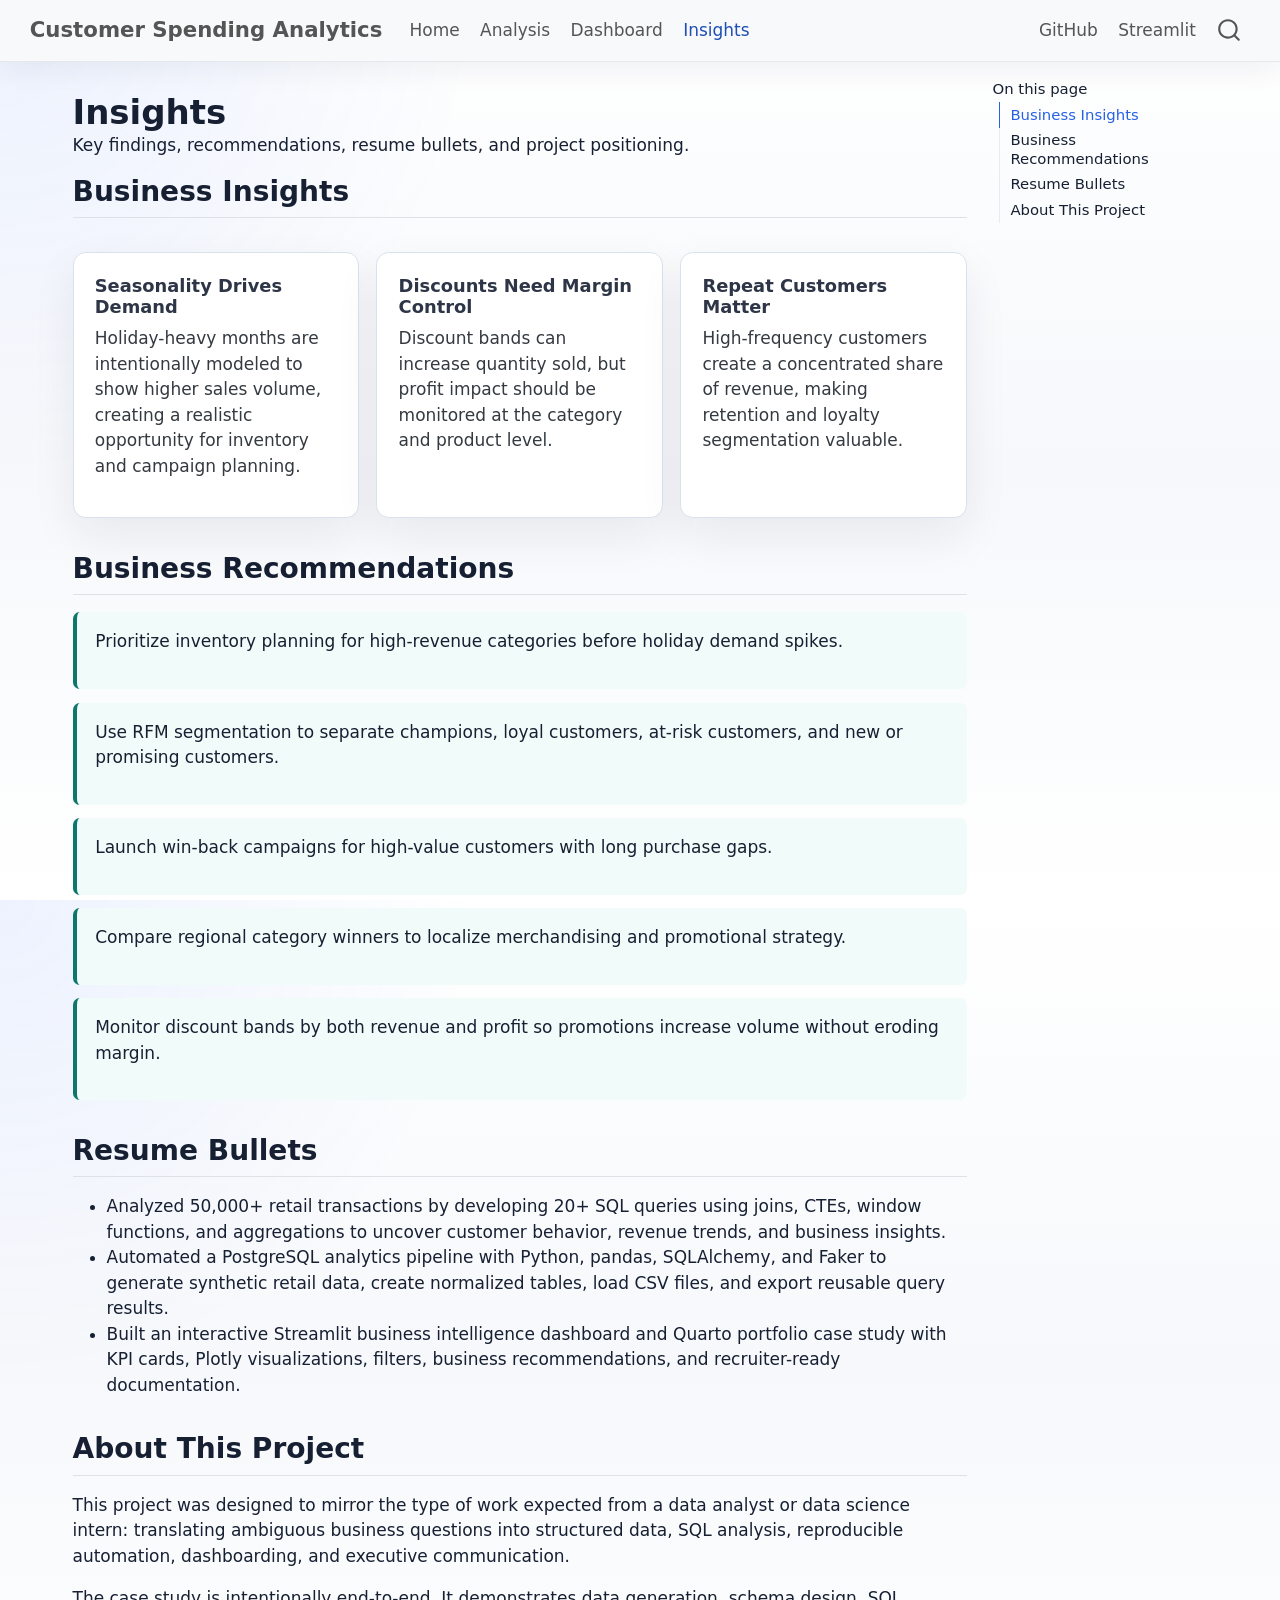
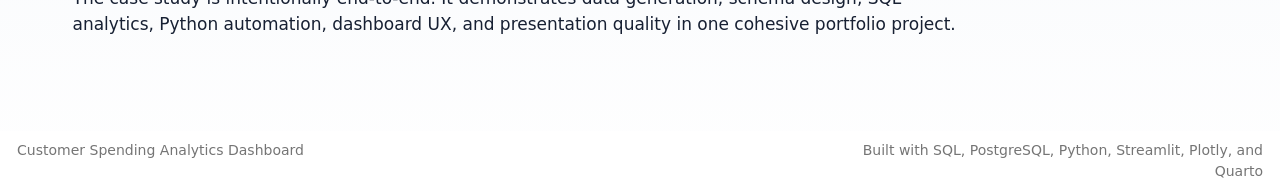
<file: docs/insights.html>
<!DOCTYPE html>
<html xmlns="http://www.w3.org/1999/xhtml" lang="en" xml:lang="en"><head>

<meta charset="utf-8">
<meta name="generator" content="quarto-1.8.27">

<meta name="viewport" content="width=device-width, initial-scale=1.0, user-scalable=yes">

<meta name="description" content="Key findings, recommendations, resume bullets, and project positioning.">

<title>Insights – Customer Spending Analytics</title>
<style>
code{white-space: pre-wrap;}
span.smallcaps{font-variant: small-caps;}
div.columns{display: flex; gap: min(4vw, 1.5em);}
div.column{flex: auto; overflow-x: auto;}
div.hanging-indent{margin-left: 1.5em; text-indent: -1.5em;}
ul.task-list{list-style: none;}
ul.task-list li input[type="checkbox"] {
  width: 0.8em;
  margin: 0 0.8em 0.2em -1em; /* quarto-specific, see https://github.com/quarto-dev/quarto-cli/issues/4556 */ 
  vertical-align: middle;
}
</style>


<script src="site_libs/quarto-nav/quarto-nav.js"></script>
<script src="site_libs/clipboard/clipboard.min.js"></script>
<script src="site_libs/quarto-search/autocomplete.umd.js"></script>
<script src="site_libs/quarto-search/fuse.min.js"></script>
<script src="site_libs/quarto-search/quarto-search.js"></script>
<meta name="quarto:offset" content="./">
<script src="site_libs/quarto-html/quarto.js" type="module"></script>
<script src="site_libs/quarto-html/tabsets/tabsets.js" type="module"></script>
<script src="site_libs/quarto-html/axe/axe-check.js" type="module"></script>
<script src="site_libs/quarto-html/popper.min.js"></script>
<script src="site_libs/quarto-html/tippy.umd.min.js"></script>
<script src="site_libs/quarto-html/anchor.min.js"></script>
<link href="site_libs/quarto-html/tippy.css" rel="stylesheet">
<link href="site_libs/quarto-html/quarto-syntax-highlighting-ed96de9b727972fe78a7b5d16c58bf87.css" rel="stylesheet" id="quarto-text-highlighting-styles">
<script src="site_libs/bootstrap/bootstrap.min.js"></script>
<link href="site_libs/bootstrap/bootstrap-icons.css" rel="stylesheet">
<link href="site_libs/bootstrap/bootstrap-a8976c3e89df70b272bdfba3d2fda974.min.css" rel="stylesheet" append-hash="true" id="quarto-bootstrap" data-mode="light">
<script id="quarto-search-options" type="application/json">{
  "location": "navbar",
  "copy-button": false,
  "collapse-after": 3,
  "panel-placement": "end",
  "type": "overlay",
  "limit": 50,
  "keyboard-shortcut": [
    "f",
    "/",
    "s"
  ],
  "show-item-context": false,
  "language": {
    "search-no-results-text": "No results",
    "search-matching-documents-text": "matching documents",
    "search-copy-link-title": "Copy link to search",
    "search-hide-matches-text": "Hide additional matches",
    "search-more-match-text": "more match in this document",
    "search-more-matches-text": "more matches in this document",
    "search-clear-button-title": "Clear",
    "search-text-placeholder": "",
    "search-detached-cancel-button-title": "Cancel",
    "search-submit-button-title": "Submit",
    "search-label": "Search"
  }
}</script>
<style>html{ scroll-behavior: smooth; }</style>


<link rel="stylesheet" href="styles.css">
</head>

<body class="nav-fixed quarto-light">

<div id="quarto-search-results"></div>
  <header id="quarto-header" class="headroom fixed-top">
    <nav class="navbar navbar-expand-lg " data-bs-theme="dark">
      <div class="navbar-container container-fluid">
      <div class="navbar-brand-container mx-auto">
    <a class="navbar-brand" href="./index.html">
    <span class="navbar-title">Customer Spending Analytics</span>
    </a>
  </div>
            <div id="quarto-search" class="" title="Search"></div>
          <button class="navbar-toggler" type="button" data-bs-toggle="collapse" data-bs-target="#navbarCollapse" aria-controls="navbarCollapse" role="menu" aria-expanded="false" aria-label="Toggle navigation" onclick="if (window.quartoToggleHeadroom) { window.quartoToggleHeadroom(); }">
  <span class="navbar-toggler-icon"></span>
</button>
          <div class="collapse navbar-collapse" id="navbarCollapse">
            <ul class="navbar-nav navbar-nav-scroll me-auto">
  <li class="nav-item">
    <a class="nav-link" href="./index.html"> 
<span class="menu-text">Home</span></a>
  </li>  
  <li class="nav-item">
    <a class="nav-link" href="./analysis.html"> 
<span class="menu-text">Analysis</span></a>
  </li>  
  <li class="nav-item">
    <a class="nav-link" href="./dashboard.html"> 
<span class="menu-text">Dashboard</span></a>
  </li>  
  <li class="nav-item">
    <a class="nav-link active" href="./insights.html" aria-current="page"> 
<span class="menu-text">Insights</span></a>
  </li>  
</ul>
            <ul class="navbar-nav navbar-nav-scroll ms-auto">
  <li class="nav-item">
    <a class="nav-link" href="https://github.com/your-username/customer-spending-analytics-dashboard"> 
<span class="menu-text">GitHub</span></a>
  </li>  
  <li class="nav-item">
    <a class="nav-link" href="https://your-streamlit-app-url"> 
<span class="menu-text">Streamlit</span></a>
  </li>  
</ul>
          </div> <!-- /navcollapse -->
            <div class="quarto-navbar-tools">
</div>
      </div> <!-- /container-fluid -->
    </nav>
</header>
<!-- content -->
<div id="quarto-content" class="quarto-container page-columns page-rows-contents page-layout-full page-navbar">
<!-- sidebar -->
<!-- margin-sidebar -->
    <div id="quarto-margin-sidebar" class="sidebar margin-sidebar">
        <nav id="TOC" role="doc-toc" class="toc-active">
    <h2 id="toc-title">On this page</h2>
   
  <ul>
  <li><a href="#business-insights" id="toc-business-insights" class="nav-link active" data-scroll-target="#business-insights">Business Insights</a></li>
  <li><a href="#business-recommendations" id="toc-business-recommendations" class="nav-link" data-scroll-target="#business-recommendations">Business Recommendations</a></li>
  <li><a href="#resume-bullets" id="toc-resume-bullets" class="nav-link" data-scroll-target="#resume-bullets">Resume Bullets</a></li>
  <li><a href="#about-this-project" id="toc-about-this-project" class="nav-link" data-scroll-target="#about-this-project">About This Project</a></li>
  </ul>
</nav>
    </div>
<!-- main -->
<main class="content column-page-left" id="quarto-document-content">

<header id="title-block-header" class="quarto-title-block default">
<div class="quarto-title">
<h1 class="title">Insights</h1>
</div>

<div>
  <div class="description">
    Key findings, recommendations, resume bullets, and project positioning.
  </div>
</div>


<div class="quarto-title-meta column-page-left">

    
  
    
  </div>
  


</header>


<section id="business-insights" class="level2">
<h2 class="anchored" data-anchor-id="business-insights">Business Insights</h2>
<div class="card-grid three">
<section id="seasonality-drives-demand" class="level3 card">
<h3 class="anchored" data-anchor-id="seasonality-drives-demand">Seasonality Drives Demand</h3>
<p>Holiday-heavy months are intentionally modeled to show higher sales volume, creating a realistic opportunity for inventory and campaign planning.</p>
</section>
<section id="discounts-need-margin-control" class="level3 card">
<h3 class="anchored" data-anchor-id="discounts-need-margin-control">Discounts Need Margin Control</h3>
<p>Discount bands can increase quantity sold, but profit impact should be monitored at the category and product level.</p>
</section>
<section id="repeat-customers-matter" class="level3 card">
<h3 class="anchored" data-anchor-id="repeat-customers-matter">Repeat Customers Matter</h3>
<p>High-frequency customers create a concentrated share of revenue, making retention and loyalty segmentation valuable.</p>
</section>
</div>
</section>
<section id="business-recommendations" class="level2">
<h2 class="anchored" data-anchor-id="business-recommendations">Business Recommendations</h2>
<div class="recommendation">
<p>Prioritize inventory planning for high-revenue categories before holiday demand spikes.</p>
</div>
<div class="recommendation">
<p>Use RFM segmentation to separate champions, loyal customers, at-risk customers, and new or promising customers.</p>
</div>
<div class="recommendation">
<p>Launch win-back campaigns for high-value customers with long purchase gaps.</p>
</div>
<div class="recommendation">
<p>Compare regional category winners to localize merchandising and promotional strategy.</p>
</div>
<div class="recommendation">
<p>Monitor discount bands by both revenue and profit so promotions increase volume without eroding margin.</p>
</div>
</section>
<section id="resume-bullets" class="level2">
<h2 class="anchored" data-anchor-id="resume-bullets">Resume Bullets</h2>
<ul>
<li>Analyzed 50,000+ retail transactions by developing 20+ SQL queries using joins, CTEs, window functions, and aggregations to uncover customer behavior, revenue trends, and business insights.</li>
<li>Automated a PostgreSQL analytics pipeline with Python, pandas, SQLAlchemy, and Faker to generate synthetic retail data, create normalized tables, load CSV files, and export reusable query results.</li>
<li>Built an interactive Streamlit business intelligence dashboard and Quarto portfolio case study with KPI cards, Plotly visualizations, filters, business recommendations, and recruiter-ready documentation.</li>
</ul>
</section>
<section id="about-this-project" class="level2">
<h2 class="anchored" data-anchor-id="about-this-project">About This Project</h2>
<p>This project was designed to mirror the type of work expected from a data analyst or data science intern: translating ambiguous business questions into structured data, SQL analysis, reproducible automation, dashboarding, and executive communication.</p>
<p>The case study is intentionally end-to-end. It demonstrates data generation, schema design, SQL analytics, Python automation, dashboard UX, and presentation quality in one cohesive portfolio project.</p>


</section>

</main> <!-- /main -->
<script id="quarto-html-after-body" type="application/javascript">
  window.document.addEventListener("DOMContentLoaded", function (event) {
    const icon = "";
    const anchorJS = new window.AnchorJS();
    anchorJS.options = {
      placement: 'right',
      icon: icon
    };
    anchorJS.add('.anchored');
    const isCodeAnnotation = (el) => {
      for (const clz of el.classList) {
        if (clz.startsWith('code-annotation-')) {                     
          return true;
        }
      }
      return false;
    }
    const onCopySuccess = function(e) {
      // button target
      const button = e.trigger;
      // don't keep focus
      button.blur();
      // flash "checked"
      button.classList.add('code-copy-button-checked');
      var currentTitle = button.getAttribute("title");
      button.setAttribute("title", "Copied!");
      let tooltip;
      if (window.bootstrap) {
        button.setAttribute("data-bs-toggle", "tooltip");
        button.setAttribute("data-bs-placement", "left");
        button.setAttribute("data-bs-title", "Copied!");
        tooltip = new bootstrap.Tooltip(button, 
          { trigger: "manual", 
            customClass: "code-copy-button-tooltip",
            offset: [0, -8]});
        tooltip.show();    
      }
      setTimeout(function() {
        if (tooltip) {
          tooltip.hide();
          button.removeAttribute("data-bs-title");
          button.removeAttribute("data-bs-toggle");
          button.removeAttribute("data-bs-placement");
        }
        button.setAttribute("title", currentTitle);
        button.classList.remove('code-copy-button-checked');
      }, 1000);
      // clear code selection
      e.clearSelection();
    }
    const getTextToCopy = function(trigger) {
      const outerScaffold = trigger.parentElement.cloneNode(true);
      const codeEl = outerScaffold.querySelector('code');
      for (const childEl of codeEl.children) {
        if (isCodeAnnotation(childEl)) {
          childEl.remove();
        }
      }
      return codeEl.innerText;
    }
    const clipboard = new window.ClipboardJS('.code-copy-button:not([data-in-quarto-modal])', {
      text: getTextToCopy
    });
    clipboard.on('success', onCopySuccess);
    if (window.document.getElementById('quarto-embedded-source-code-modal')) {
      const clipboardModal = new window.ClipboardJS('.code-copy-button[data-in-quarto-modal]', {
        text: getTextToCopy,
        container: window.document.getElementById('quarto-embedded-source-code-modal')
      });
      clipboardModal.on('success', onCopySuccess);
    }
      var localhostRegex = new RegExp(/^(?:http|https):\/\/localhost\:?[0-9]*\//);
      var mailtoRegex = new RegExp(/^mailto:/);
        var filterRegex = new RegExp('/' + window.location.host + '/');
      var isInternal = (href) => {
          return filterRegex.test(href) || localhostRegex.test(href) || mailtoRegex.test(href);
      }
      // Inspect non-navigation links and adorn them if external
     var links = window.document.querySelectorAll('a[href]:not(.nav-link):not(.navbar-brand):not(.toc-action):not(.sidebar-link):not(.sidebar-item-toggle):not(.pagination-link):not(.no-external):not([aria-hidden]):not(.dropdown-item):not(.quarto-navigation-tool):not(.about-link)');
      for (var i=0; i<links.length; i++) {
        const link = links[i];
        if (!isInternal(link.href)) {
          // undo the damage that might have been done by quarto-nav.js in the case of
          // links that we want to consider external
          if (link.dataset.originalHref !== undefined) {
            link.href = link.dataset.originalHref;
          }
            // target, if specified
            link.setAttribute("target", "_blank");
            if (link.getAttribute("rel") === null) {
              link.setAttribute("rel", "noopener");
            }
        }
      }
    function tippyHover(el, contentFn, onTriggerFn, onUntriggerFn) {
      const config = {
        allowHTML: true,
        maxWidth: 500,
        delay: 100,
        arrow: false,
        appendTo: function(el) {
            return el.parentElement;
        },
        interactive: true,
        interactiveBorder: 10,
        theme: 'quarto',
        placement: 'bottom-start',
      };
      if (contentFn) {
        config.content = contentFn;
      }
      if (onTriggerFn) {
        config.onTrigger = onTriggerFn;
      }
      if (onUntriggerFn) {
        config.onUntrigger = onUntriggerFn;
      }
      window.tippy(el, config); 
    }
    const noterefs = window.document.querySelectorAll('a[role="doc-noteref"]');
    for (var i=0; i<noterefs.length; i++) {
      const ref = noterefs[i];
      tippyHover(ref, function() {
        // use id or data attribute instead here
        let href = ref.getAttribute('data-footnote-href') || ref.getAttribute('href');
        try { href = new URL(href).hash; } catch {}
        const id = href.replace(/^#\/?/, "");
        const note = window.document.getElementById(id);
        if (note) {
          return note.innerHTML;
        } else {
          return "";
        }
      });
    }
    const xrefs = window.document.querySelectorAll('a.quarto-xref');
    const processXRef = (id, note) => {
      // Strip column container classes
      const stripColumnClz = (el) => {
        el.classList.remove("page-full", "page-columns");
        if (el.children) {
          for (const child of el.children) {
            stripColumnClz(child);
          }
        }
      }
      stripColumnClz(note)
      if (id === null || id.startsWith('sec-')) {
        // Special case sections, only their first couple elements
        const container = document.createElement("div");
        if (note.children && note.children.length > 2) {
          container.appendChild(note.children[0].cloneNode(true));
          for (let i = 1; i < note.children.length; i++) {
            const child = note.children[i];
            if (child.tagName === "P" && child.innerText === "") {
              continue;
            } else {
              container.appendChild(child.cloneNode(true));
              break;
            }
          }
          if (window.Quarto?.typesetMath) {
            window.Quarto.typesetMath(container);
          }
          return container.innerHTML
        } else {
          if (window.Quarto?.typesetMath) {
            window.Quarto.typesetMath(note);
          }
          return note.innerHTML;
        }
      } else {
        // Remove any anchor links if they are present
        const anchorLink = note.querySelector('a.anchorjs-link');
        if (anchorLink) {
          anchorLink.remove();
        }
        if (window.Quarto?.typesetMath) {
          window.Quarto.typesetMath(note);
        }
        if (note.classList.contains("callout")) {
          return note.outerHTML;
        } else {
          return note.innerHTML;
        }
      }
    }
    for (var i=0; i<xrefs.length; i++) {
      const xref = xrefs[i];
      tippyHover(xref, undefined, function(instance) {
        instance.disable();
        let url = xref.getAttribute('href');
        let hash = undefined; 
        if (url.startsWith('#')) {
          hash = url;
        } else {
          try { hash = new URL(url).hash; } catch {}
        }
        if (hash) {
          const id = hash.replace(/^#\/?/, "");
          const note = window.document.getElementById(id);
          if (note !== null) {
            try {
              const html = processXRef(id, note.cloneNode(true));
              instance.setContent(html);
            } finally {
              instance.enable();
              instance.show();
            }
          } else {
            // See if we can fetch this
            fetch(url.split('#')[0])
            .then(res => res.text())
            .then(html => {
              const parser = new DOMParser();
              const htmlDoc = parser.parseFromString(html, "text/html");
              const note = htmlDoc.getElementById(id);
              if (note !== null) {
                const html = processXRef(id, note);
                instance.setContent(html);
              } 
            }).finally(() => {
              instance.enable();
              instance.show();
            });
          }
        } else {
          // See if we can fetch a full url (with no hash to target)
          // This is a special case and we should probably do some content thinning / targeting
          fetch(url)
          .then(res => res.text())
          .then(html => {
            const parser = new DOMParser();
            const htmlDoc = parser.parseFromString(html, "text/html");
            const note = htmlDoc.querySelector('main.content');
            if (note !== null) {
              // This should only happen for chapter cross references
              // (since there is no id in the URL)
              // remove the first header
              if (note.children.length > 0 && note.children[0].tagName === "HEADER") {
                note.children[0].remove();
              }
              const html = processXRef(null, note);
              instance.setContent(html);
            } 
          }).finally(() => {
            instance.enable();
            instance.show();
          });
        }
      }, function(instance) {
      });
    }
        let selectedAnnoteEl;
        const selectorForAnnotation = ( cell, annotation) => {
          let cellAttr = 'data-code-cell="' + cell + '"';
          let lineAttr = 'data-code-annotation="' +  annotation + '"';
          const selector = 'span[' + cellAttr + '][' + lineAttr + ']';
          return selector;
        }
        const selectCodeLines = (annoteEl) => {
          const doc = window.document;
          const targetCell = annoteEl.getAttribute("data-target-cell");
          const targetAnnotation = annoteEl.getAttribute("data-target-annotation");
          const annoteSpan = window.document.querySelector(selectorForAnnotation(targetCell, targetAnnotation));
          const lines = annoteSpan.getAttribute("data-code-lines").split(",");
          const lineIds = lines.map((line) => {
            return targetCell + "-" + line;
          })
          let top = null;
          let height = null;
          let parent = null;
          if (lineIds.length > 0) {
              //compute the position of the single el (top and bottom and make a div)
              const el = window.document.getElementById(lineIds[0]);
              top = el.offsetTop;
              height = el.offsetHeight;
              parent = el.parentElement.parentElement;
            if (lineIds.length > 1) {
              const lastEl = window.document.getElementById(lineIds[lineIds.length - 1]);
              const bottom = lastEl.offsetTop + lastEl.offsetHeight;
              height = bottom - top;
            }
            if (top !== null && height !== null && parent !== null) {
              // cook up a div (if necessary) and position it 
              let div = window.document.getElementById("code-annotation-line-highlight");
              if (div === null) {
                div = window.document.createElement("div");
                div.setAttribute("id", "code-annotation-line-highlight");
                div.style.position = 'absolute';
                parent.appendChild(div);
              }
              div.style.top = top - 2 + "px";
              div.style.height = height + 4 + "px";
              div.style.left = 0;
              let gutterDiv = window.document.getElementById("code-annotation-line-highlight-gutter");
              if (gutterDiv === null) {
                gutterDiv = window.document.createElement("div");
                gutterDiv.setAttribute("id", "code-annotation-line-highlight-gutter");
                gutterDiv.style.position = 'absolute';
                const codeCell = window.document.getElementById(targetCell);
                const gutter = codeCell.querySelector('.code-annotation-gutter');
                gutter.appendChild(gutterDiv);
              }
              gutterDiv.style.top = top - 2 + "px";
              gutterDiv.style.height = height + 4 + "px";
            }
            selectedAnnoteEl = annoteEl;
          }
        };
        const unselectCodeLines = () => {
          const elementsIds = ["code-annotation-line-highlight", "code-annotation-line-highlight-gutter"];
          elementsIds.forEach((elId) => {
            const div = window.document.getElementById(elId);
            if (div) {
              div.remove();
            }
          });
          selectedAnnoteEl = undefined;
        };
          // Handle positioning of the toggle
      window.addEventListener(
        "resize",
        throttle(() => {
          elRect = undefined;
          if (selectedAnnoteEl) {
            selectCodeLines(selectedAnnoteEl);
          }
        }, 10)
      );
      function throttle(fn, ms) {
      let throttle = false;
      let timer;
        return (...args) => {
          if(!throttle) { // first call gets through
              fn.apply(this, args);
              throttle = true;
          } else { // all the others get throttled
              if(timer) clearTimeout(timer); // cancel #2
              timer = setTimeout(() => {
                fn.apply(this, args);
                timer = throttle = false;
              }, ms);
          }
        };
      }
        // Attach click handler to the DT
        const annoteDls = window.document.querySelectorAll('dt[data-target-cell]');
        for (const annoteDlNode of annoteDls) {
          annoteDlNode.addEventListener('click', (event) => {
            const clickedEl = event.target;
            if (clickedEl !== selectedAnnoteEl) {
              unselectCodeLines();
              const activeEl = window.document.querySelector('dt[data-target-cell].code-annotation-active');
              if (activeEl) {
                activeEl.classList.remove('code-annotation-active');
              }
              selectCodeLines(clickedEl);
              clickedEl.classList.add('code-annotation-active');
            } else {
              // Unselect the line
              unselectCodeLines();
              clickedEl.classList.remove('code-annotation-active');
            }
          });
        }
    const findCites = (el) => {
      const parentEl = el.parentElement;
      if (parentEl) {
        const cites = parentEl.dataset.cites;
        if (cites) {
          return {
            el,
            cites: cites.split(' ')
          };
        } else {
          return findCites(el.parentElement)
        }
      } else {
        return undefined;
      }
    };
    var bibliorefs = window.document.querySelectorAll('a[role="doc-biblioref"]');
    for (var i=0; i<bibliorefs.length; i++) {
      const ref = bibliorefs[i];
      const citeInfo = findCites(ref);
      if (citeInfo) {
        tippyHover(citeInfo.el, function() {
          var popup = window.document.createElement('div');
          citeInfo.cites.forEach(function(cite) {
            var citeDiv = window.document.createElement('div');
            citeDiv.classList.add('hanging-indent');
            citeDiv.classList.add('csl-entry');
            var biblioDiv = window.document.getElementById('ref-' + cite);
            if (biblioDiv) {
              citeDiv.innerHTML = biblioDiv.innerHTML;
            }
            popup.appendChild(citeDiv);
          });
          return popup.innerHTML;
        });
      }
    }
  });
  </script>
</div> <!-- /content -->
<footer class="footer">
  <div class="nav-footer">
    <div class="nav-footer-left">
<p>Customer Spending Analytics Dashboard</p>
</div>   
    <div class="nav-footer-center">
      &nbsp;
    </div>
    <div class="nav-footer-right">
<p>Built with SQL, PostgreSQL, Python, Streamlit, Plotly, and Quarto</p>
</div>
  </div>
</footer>




<script src="site_libs/quarto-html/zenscroll-min.js"></script>
</body></html>
</file>
<file: docs/site_libs/quarto-html/tippy.css>
.tippy-box[data-animation=fade][data-state=hidden]{opacity:0}[data-tippy-root]{max-width:calc(100vw - 10px)}.tippy-box{position:relative;background-color:#333;color:#fff;border-radius:4px;font-size:14px;line-height:1.4;white-space:normal;outline:0;transition-property:transform,visibility,opacity}.tippy-box[data-placement^=top]>.tippy-arrow{bottom:0}.tippy-box[data-placement^=top]>.tippy-arrow:before{bottom:-7px;left:0;border-width:8px 8px 0;border-top-color:initial;transform-origin:center top}.tippy-box[data-placement^=bottom]>.tippy-arrow{top:0}.tippy-box[data-placement^=bottom]>.tippy-arrow:before{top:-7px;left:0;border-width:0 8px 8px;border-bottom-color:initial;transform-origin:center bottom}.tippy-box[data-placement^=left]>.tippy-arrow{right:0}.tippy-box[data-placement^=left]>.tippy-arrow:before{border-width:8px 0 8px 8px;border-left-color:initial;right:-7px;transform-origin:center left}.tippy-box[data-placement^=right]>.tippy-arrow{left:0}.tippy-box[data-placement^=right]>.tippy-arrow:before{left:-7px;border-width:8px 8px 8px 0;border-right-color:initial;transform-origin:center right}.tippy-box[data-inertia][data-state=visible]{transition-timing-function:cubic-bezier(.54,1.5,.38,1.11)}.tippy-arrow{width:16px;height:16px;color:#333}.tippy-arrow:before{content:"";position:absolute;border-color:transparent;border-style:solid}.tippy-content{position:relative;padding:5px 9px;z-index:1}
</file>
<file: docs/site_libs/quarto-html/quarto-syntax-highlighting-ed96de9b727972fe78a7b5d16c58bf87.css>
/* quarto syntax highlight colors */
:root {
  --quarto-hl-ot-color: #003B4F;
  --quarto-hl-at-color: #657422;
  --quarto-hl-ss-color: #20794D;
  --quarto-hl-an-color: #5E5E5E;
  --quarto-hl-fu-color: #4758AB;
  --quarto-hl-st-color: #20794D;
  --quarto-hl-cf-color: #003B4F;
  --quarto-hl-op-color: #5E5E5E;
  --quarto-hl-er-color: #AD0000;
  --quarto-hl-bn-color: #AD0000;
  --quarto-hl-al-color: #AD0000;
  --quarto-hl-va-color: #111111;
  --quarto-hl-bu-color: inherit;
  --quarto-hl-ex-color: inherit;
  --quarto-hl-pp-color: #AD0000;
  --quarto-hl-in-color: #5E5E5E;
  --quarto-hl-vs-color: #20794D;
  --quarto-hl-wa-color: #5E5E5E;
  --quarto-hl-do-color: #5E5E5E;
  --quarto-hl-im-color: #00769E;
  --quarto-hl-ch-color: #20794D;
  --quarto-hl-dt-color: #AD0000;
  --quarto-hl-fl-color: #AD0000;
  --quarto-hl-co-color: #5E5E5E;
  --quarto-hl-cv-color: #5E5E5E;
  --quarto-hl-cn-color: #8f5902;
  --quarto-hl-sc-color: #5E5E5E;
  --quarto-hl-dv-color: #AD0000;
  --quarto-hl-kw-color: #003B4F;
}

/* other quarto variables */
:root {
  --quarto-font-monospace: SFMono-Regular, Menlo, Monaco, Consolas, "Liberation Mono", "Courier New", monospace;
}

/* syntax highlight based on Pandoc's rules */
pre > code.sourceCode > span {
  color: #003B4F;
}

code.sourceCode > span {
  color: #003B4F;
}

div.sourceCode,
div.sourceCode pre.sourceCode {
  color: #003B4F;
}

/* Normal */
code span {
  color: #003B4F;
}

/* Alert */
code span.al {
  color: #AD0000;
  font-style: inherit;
}

/* Annotation */
code span.an {
  color: #5E5E5E;
  font-style: inherit;
}

/* Attribute */
code span.at {
  color: #657422;
  font-style: inherit;
}

/* BaseN */
code span.bn {
  color: #AD0000;
  font-style: inherit;
}

/* BuiltIn */
code span.bu {
  font-style: inherit;
}

/* ControlFlow */
code span.cf {
  color: #003B4F;
  font-weight: bold;
  font-style: inherit;
}

/* Char */
code span.ch {
  color: #20794D;
  font-style: inherit;
}

/* Constant */
code span.cn {
  color: #8f5902;
  font-style: inherit;
}

/* Comment */
code span.co {
  color: #5E5E5E;
  font-style: inherit;
}

/* CommentVar */
code span.cv {
  color: #5E5E5E;
  font-style: italic;
}

/* Documentation */
code span.do {
  color: #5E5E5E;
  font-style: italic;
}

/* DataType */
code span.dt {
  color: #AD0000;
  font-style: inherit;
}

/* DecVal */
code span.dv {
  color: #AD0000;
  font-style: inherit;
}

/* Error */
code span.er {
  color: #AD0000;
  font-style: inherit;
}

/* Extension */
code span.ex {
  font-style: inherit;
}

/* Float */
code span.fl {
  color: #AD0000;
  font-style: inherit;
}

/* Function */
code span.fu {
  color: #4758AB;
  font-style: inherit;
}

/* Import */
code span.im {
  color: #00769E;
  font-style: inherit;
}

/* Information */
code span.in {
  color: #5E5E5E;
  font-style: inherit;
}

/* Keyword */
code span.kw {
  color: #003B4F;
  font-weight: bold;
  font-style: inherit;
}

/* Operator */
code span.op {
  color: #5E5E5E;
  font-style: inherit;
}

/* Other */
code span.ot {
  color: #003B4F;
  font-style: inherit;
}

/* Preprocessor */
code span.pp {
  color: #AD0000;
  font-style: inherit;
}

/* SpecialChar */
code span.sc {
  color: #5E5E5E;
  font-style: inherit;
}

/* SpecialString */
code span.ss {
  color: #20794D;
  font-style: inherit;
}

/* String */
code span.st {
  color: #20794D;
  font-style: inherit;
}

/* Variable */
code span.va {
  color: #111111;
  font-style: inherit;
}

/* VerbatimString */
code span.vs {
  color: #20794D;
  font-style: inherit;
}

/* Warning */
code span.wa {
  color: #5E5E5E;
  font-style: italic;
}

.prevent-inlining {
  content: "</";
}

/*# sourceMappingURL=0920dd6d7437995b8cdf7429764427b1.css.map */
</file>
<file: docs/site_libs/quarto-diagram/mermaid.css>
.mermaidTooltip {
  position: absolute;
  text-align: center;
  max-width: 200px;
  padding: 2px;
  font-family: "trebuchet ms", verdana, arial;
  font-size: 12px;
  background: #ffffde;
  border: 1px solid #aaaa33;
  border-radius: 2px;
  pointer-events: none;
  z-index: 1000;
}
</file>
<file: docs/styles.css>
/* Portfolio-grade styling for the Quarto case study. */

:root {
  --ink: #172033;
  --muted: #5f6b7a;
  --panel: #ffffff;
  --line: #d9e2ec;
  --blue: #1f5eff;
  --teal: #0f766e;
  --gold: #b7791f;
  --bg: #f6f8fb;
}

body {
  color: var(--ink);
  background:
    radial-gradient(circle at top left, rgba(31, 94, 255, 0.08), transparent 28rem),
    linear-gradient(180deg, #ffffff 0%, var(--bg) 52%, #ffffff 100%);
  font-family: Inter, ui-sans-serif, system-ui, -apple-system, BlinkMacSystemFont, "Segoe UI", sans-serif;
}

.navbar {
  border-bottom: 1px solid rgba(23, 32, 51, 0.08);
  box-shadow: 0 8px 28px rgba(23, 32, 51, 0.06);
}

.navbar-title {
  font-weight: 800;
  letter-spacing: 0;
}

h1, h2, h3 {
  letter-spacing: 0;
  color: var(--ink);
}

.hero {
  padding: 5rem 0 3rem;
  max-width: 1180px;
  margin: 0 auto;
}

.eyebrow {
  display: inline-flex;
  gap: 0.5rem;
  align-items: center;
  padding: 0.42rem 0.72rem;
  border-radius: 999px;
  color: #0f3f92;
  background: #eaf1ff;
  font-size: 0.84rem;
  font-weight: 700;
  text-transform: uppercase;
}

.hero h1 {
  max-width: 900px;
  margin-top: 1.1rem;
  font-size: clamp(2.4rem, 5vw, 4.8rem);
  line-height: 1;
  font-weight: 850;
}

.hero p {
  max-width: 760px;
  color: var(--muted);
  font-size: 1.18rem;
  line-height: 1.7;
}

.button-row {
  display: flex;
  flex-wrap: wrap;
  gap: 0.85rem;
  margin-top: 1.4rem;
}

.button {
  display: inline-flex;
  align-items: center;
  gap: 0.5rem;
  padding: 0.82rem 1rem;
  border-radius: 0.55rem;
  font-weight: 750;
  text-decoration: none;
  border: 1px solid var(--line);
}

.button.primary {
  color: #ffffff;
  background: var(--blue);
  border-color: var(--blue);
}

.button.secondary {
  color: var(--ink);
  background: #ffffff;
}

.card-grid {
  display: grid;
  grid-template-columns: repeat(4, minmax(0, 1fr));
  gap: 1rem;
  margin: 2rem 0;
}

.card-grid.three {
  grid-template-columns: repeat(3, minmax(0, 1fr));
}

.card {
  background: var(--panel);
  border: 1px solid var(--line);
  border-radius: 0.75rem;
  padding: 1.25rem;
  box-shadow: 0 18px 45px rgba(23, 32, 51, 0.07);
}

.card .metric {
  display: block;
  color: var(--blue);
  font-size: 2rem;
  font-weight: 850;
  line-height: 1.1;
}

.card .label {
  color: var(--muted);
  font-size: 0.92rem;
}

.card h3 {
  margin-top: 0;
  font-size: 1.05rem;
}

.callout-note {
  border-left-color: var(--blue);
}

.tag-list {
  display: flex;
  flex-wrap: wrap;
  gap: 0.55rem;
  margin: 1rem 0;
}

.tag {
  padding: 0.42rem 0.65rem;
  border-radius: 0.5rem;
  background: #edf7f5;
  color: var(--teal);
  font-weight: 700;
  font-size: 0.88rem;
}

.screenshot-grid {
  display: grid;
  grid-template-columns: repeat(2, minmax(0, 1fr));
  gap: 1rem;
}

.screenshot-card {
  border: 1px solid var(--line);
  border-radius: 0.75rem;
  overflow: hidden;
  background: #ffffff;
}

.screenshot-card p {
  margin: 0;
  padding: 0.9rem 1rem;
  color: var(--muted);
  font-size: 0.92rem;
}

.recommendation {
  border-left: 4px solid var(--teal);
  padding: 1rem 1.1rem;
  background: #f1fbf9;
  border-radius: 0.4rem;
  margin: 0.8rem 0;
}

@media (max-width: 900px) {
  .card-grid,
  .card-grid.three,
  .screenshot-grid {
    grid-template-columns: 1fr;
  }

  .hero {
    padding-top: 3rem;
  }
}
</file>
